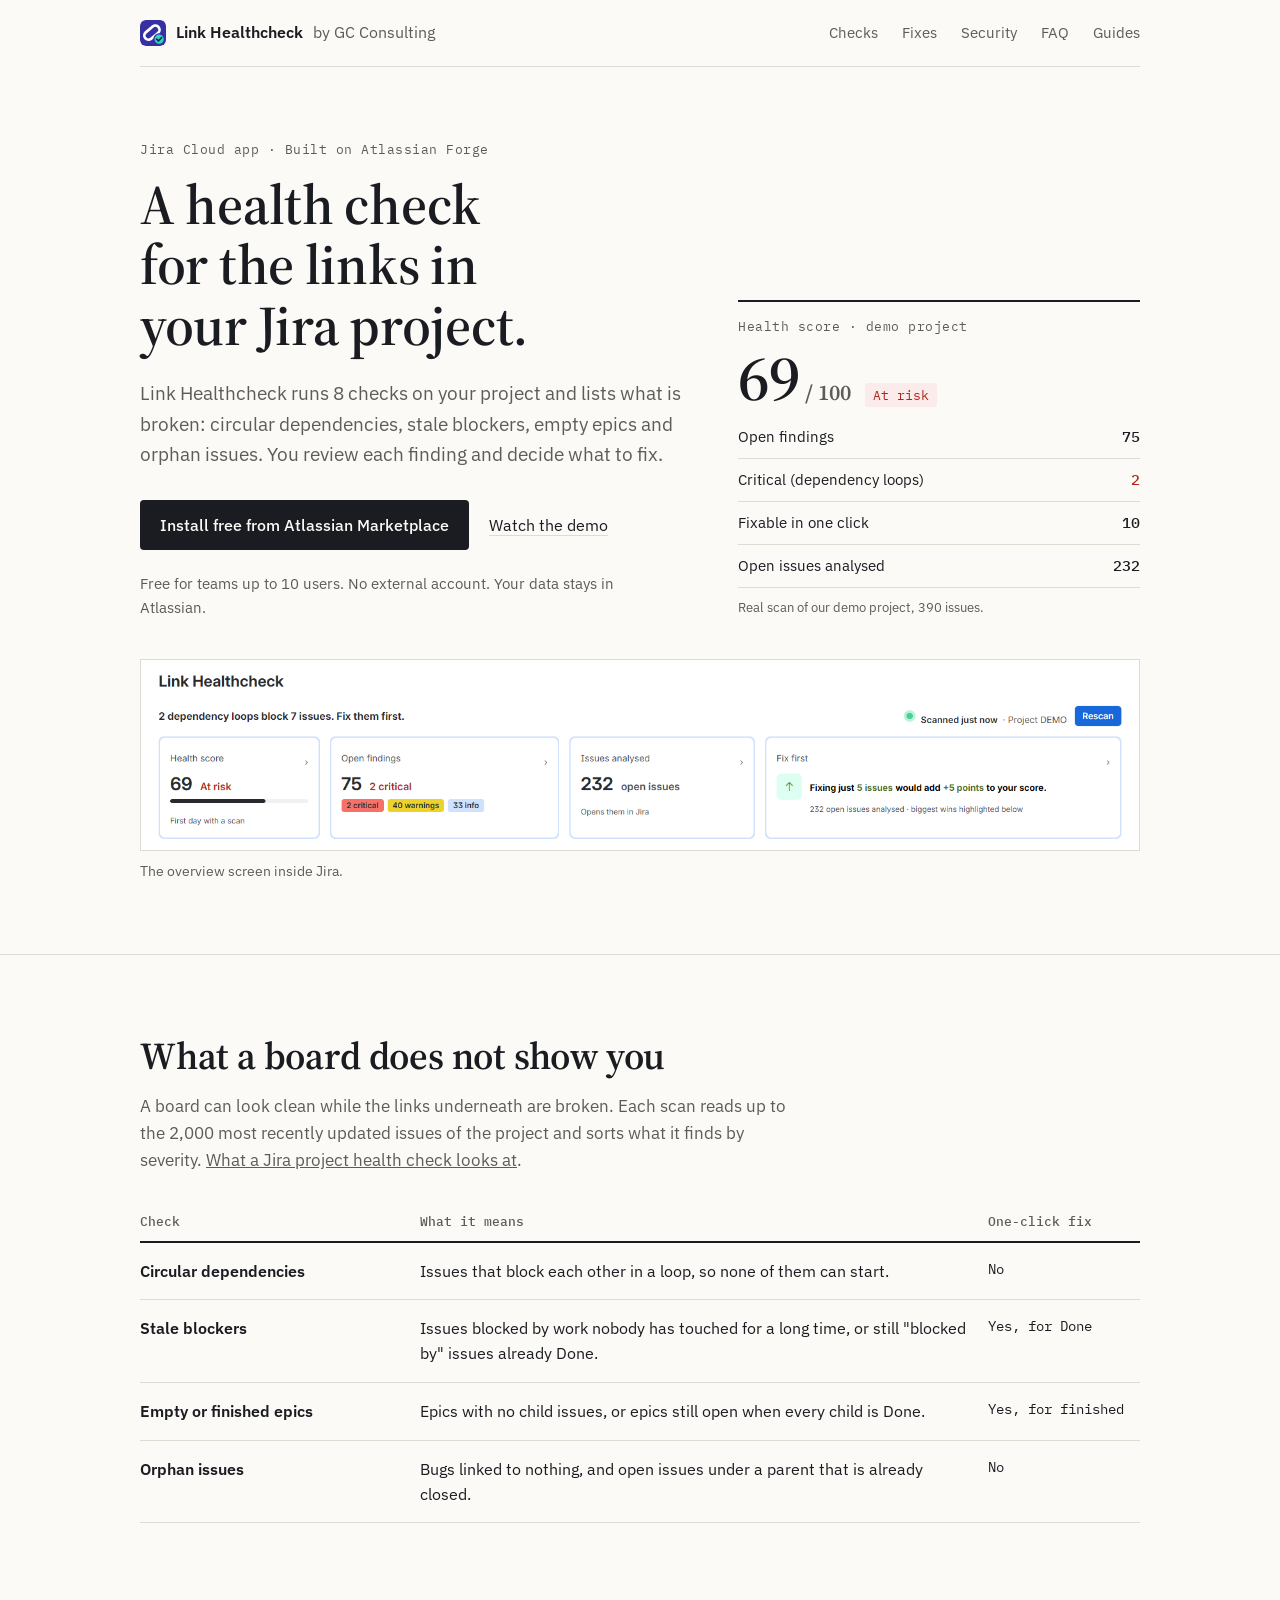
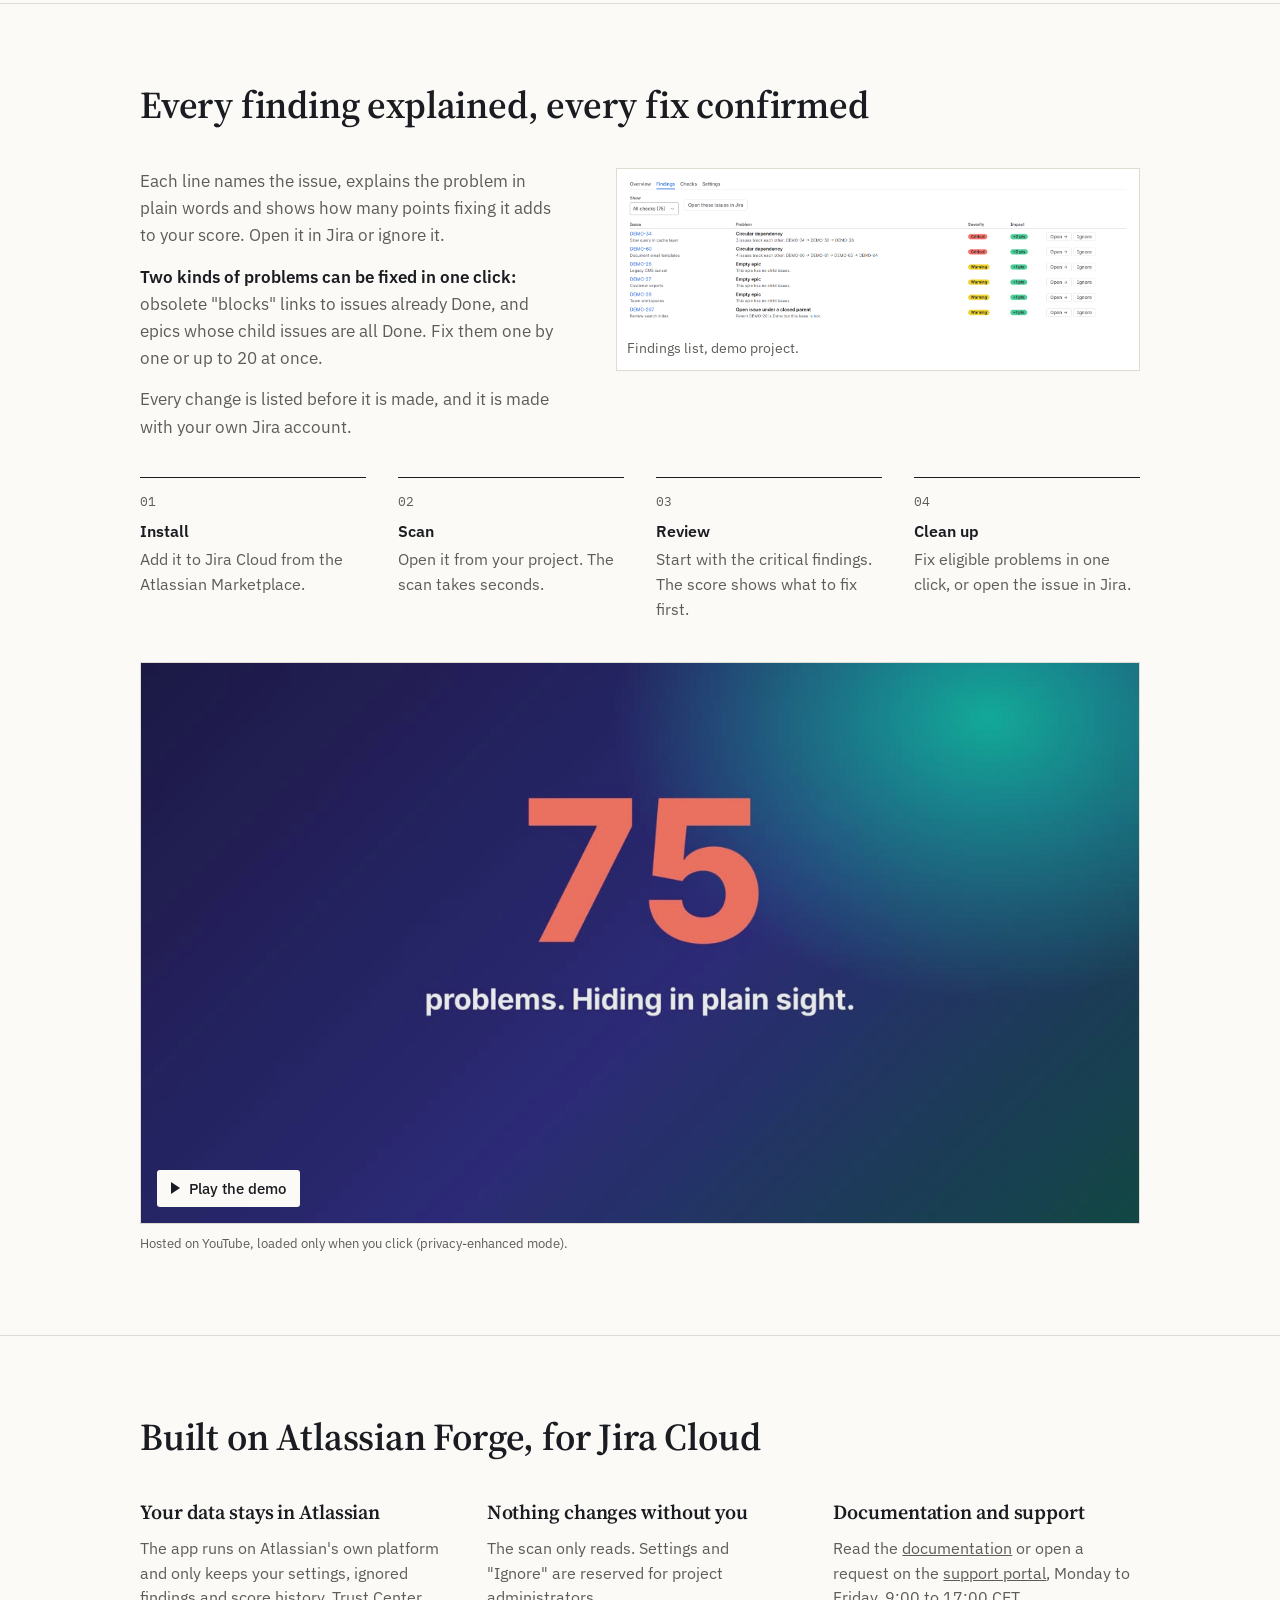
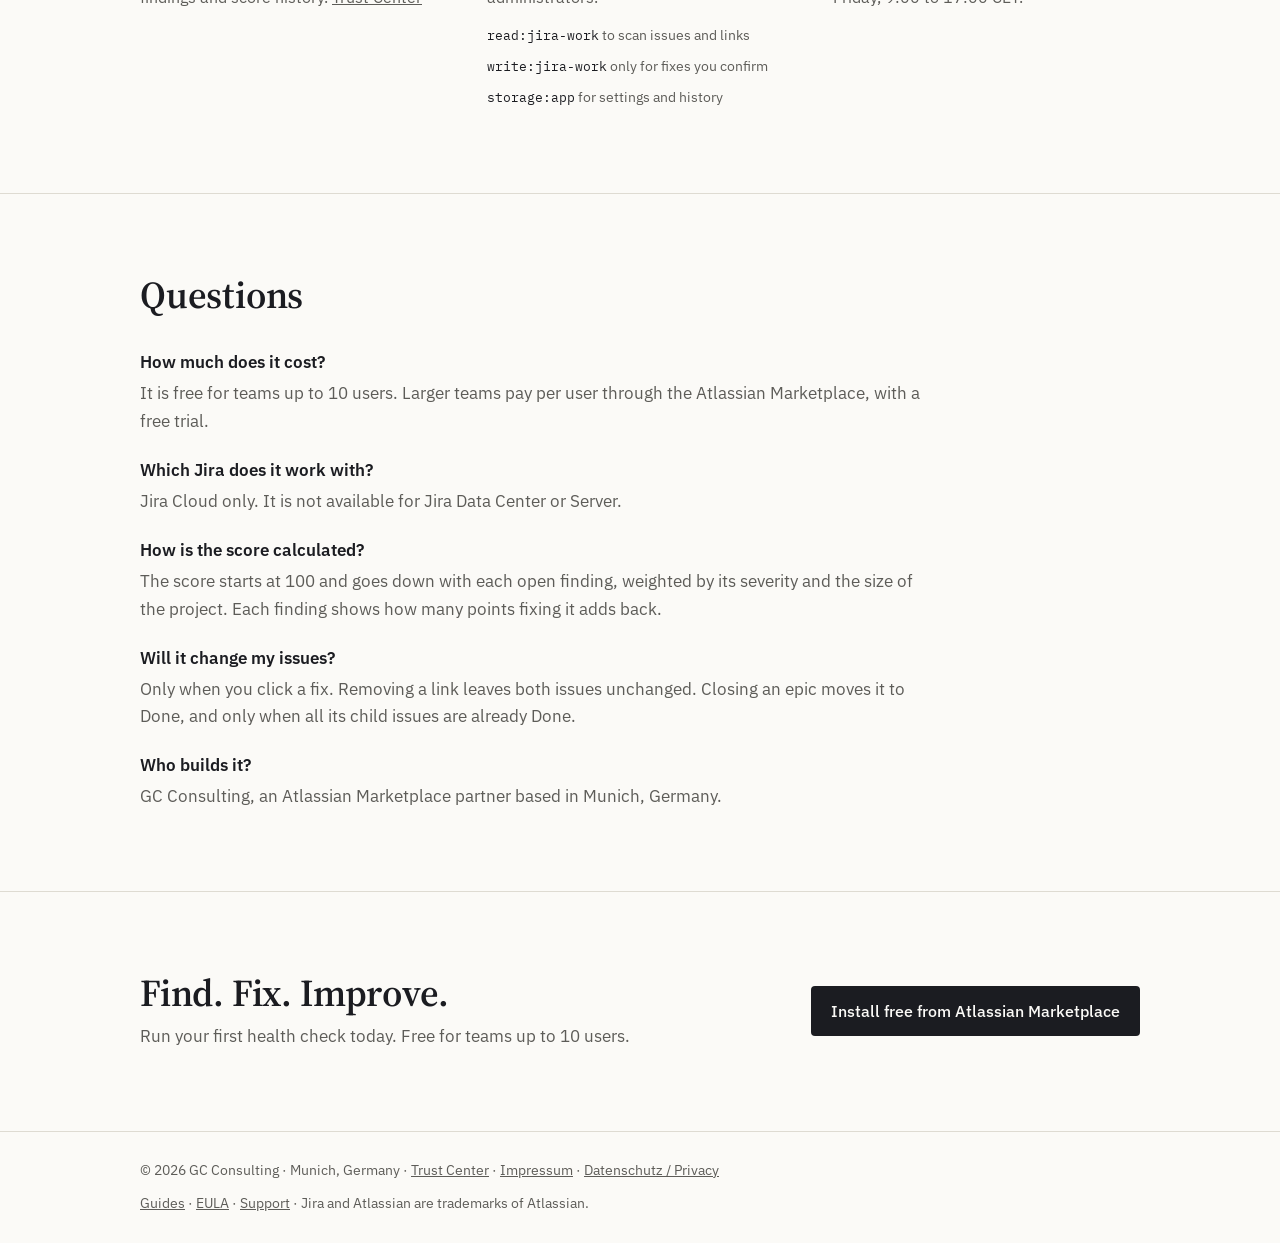
<file: index.html>
<!doctype html>
<html lang="en">
<head>
<meta charset="utf-8">
<meta name="color-scheme" content="light">
<meta name="viewport" content="width=device-width,initial-scale=1,viewport-fit=cover">
<title>Link Healthcheck for Jira</title>
<meta name="description" content="Jira project health check and dependency checker. Find circular dependencies, stale blockers, empty epics and orphan issues, then clean up your Jira project in one click.">
<link rel="canonical" href="https://linkhealthcheck.com/">
<meta property="og:title" content="Link Healthcheck – Jira project health check">
<meta property="og:description" content="Find circular dependencies, stale blockers, empty epics and orphan issues in Jira, then clean up in one click. Free for teams up to 10 users.">
<meta property="og:url" content="https://linkhealthcheck.com/">
<meta property="og:image" content="https://linkhealthcheck.com/img/overview.png">
<link rel="icon" href="img/logo.svg" type="image/svg+xml">
<link rel="stylesheet" href="fonts.css">
<style>
/* Paper, ink, one alert colour. No gradients, no cards inside cards. */
:root{
  --paper:#fbfaf7; --ink:#1b1c21; --muted:#5d5c58; --line:#dedbd2; --soft:#f2f0ea; --alert:#b3261e; --alert-bg:#fbeceb;
  --serif:"Source Serif 4",Georgia,"Times New Roman",serif; --sans:"IBM Plex Sans",ui-sans-serif,system-ui,sans-serif; --mono:"IBM Plex Mono",ui-monospace,Menlo,monospace;
}
*{box-sizing:border-box}
body{margin:0;background:var(--paper);color:var(--ink);font-family:var(--sans);font-size:17px;line-height:1.6}
.in{max-width:1040px;margin:0 auto;padding-left:max(20px,env(safe-area-inset-left,0px));padding-right:max(20px,env(safe-area-inset-right,0px))}
h1,h2,h3{font-family:var(--serif);font-weight:600;margin:0;text-wrap:balance;letter-spacing:-.005em}
a{color:inherit}
p{margin:0}
.label{font-family:var(--mono);font-size:12.5px;letter-spacing:.04em;color:var(--muted)}
/* nav */
nav{display:flex;justify-content:space-between;align-items:center;gap:16px;padding-block:20px;border-bottom:1px solid var(--line)}
.brand{display:flex;align-items:center;gap:10px;text-decoration:none;font-weight:600;font-size:16px}
.brand img{width:26px;height:26px;border-radius:6px}
.brand span{color:var(--muted);font-weight:400}
nav .links{display:flex;gap:24px;font-size:15px;color:var(--muted)}
nav .links a{text-decoration:none}
nav .links a:hover{color:var(--ink)}
/* hero */
.hero{padding-block:72px 40px;display:grid;grid-template-columns:minmax(0,1.35fr) minmax(0,1fr);gap:56px;align-items:end}
.hero h1{font-size:clamp(36px,5vw,56px);line-height:1.08;margin-top:16px}
.hero .lead{font-size:19px;color:var(--muted);margin-top:22px;max-width:34em}
.cta{display:flex;flex-wrap:wrap;gap:20px;align-items:center;margin-top:30px}
.btn{display:inline-block;background:var(--ink);color:var(--paper);text-decoration:none;font-weight:500;font-size:15.5px;padding:13px 20px;border-radius:4px}
.btn:focus-visible,.textlink:focus-visible{outline:2px solid var(--ink);outline-offset:3px}
.textlink{font-size:15.5px;text-decoration:underline;text-underline-offset:4px;text-decoration-color:var(--line)}
.facts{margin-top:22px;font-size:14.5px;color:var(--muted)}
/* score, as a report extract rather than a glowing card */
.score{border-top:2px solid var(--ink);padding-top:14px}
.score .row{display:flex;justify-content:space-between;align-items:baseline;gap:12px;padding-block:9px;border-bottom:1px solid var(--line);font-size:15px}
.score .row b{font-family:var(--mono);font-weight:500;font-variant-numeric:tabular-nums}
.score .big{font-family:var(--serif);font-size:64px;line-height:1;font-weight:600}
.score .big small{font-size:22px;color:var(--muted)}
.flag{font-family:var(--mono);font-size:12.5px;color:var(--alert);background:var(--alert-bg);padding:2px 8px;border-radius:3px}
.score .src{font-size:13px;color:var(--muted);margin-top:10px}
/* screenshot */
.shot{margin:0;border:1px solid var(--line);background:#fff;padding:8px}
.shot img{display:block;width:100%;height:auto}
figcaption{font-size:13.5px;color:var(--muted);margin-top:10px}
/* sections */
section{padding-block:80px;border-top:1px solid var(--line)}
h2{font-size:clamp(28px,3.4vw,38px);line-height:1.15;max-width:22em}
.intro{color:var(--muted);margin-top:14px;max-width:38em}
/* checks table */
.checks{width:100%;border-collapse:collapse;margin-top:36px;font-size:15.5px}
.checks th{font-family:var(--mono);font-weight:500;font-size:12.5px;color:var(--muted);text-align:left;padding:0 16px 10px 0;border-bottom:2px solid var(--ink)}
.checks td{padding:16px 16px 16px 0;border-bottom:1px solid var(--line);vertical-align:top}
.checks td:first-child{font-weight:600;width:28%}
.checks td:last-child{font-family:var(--mono);font-size:13.5px;white-space:nowrap;width:1%}
.tablewrap{overflow-x:auto}
/* two columns */
.split{display:grid;grid-template-columns:minmax(0,1fr) minmax(0,1.25fr);gap:56px;align-items:start;margin-top:40px}
.split p+p{margin-top:14px}
.split .body{color:var(--muted)}
.split .body b{color:var(--ink);font-weight:600}
/* steps */
ol.steps{margin:36px 0 0;padding:0;list-style:none;display:grid;grid-template-columns:repeat(4,minmax(0,1fr));gap:32px;counter-reset:s}
ol.steps li{counter-increment:s;border-top:1px solid var(--ink);padding-top:14px;font-size:15.5px;color:var(--muted)}
ol.steps li::before{content:"0" counter(s);font-family:var(--mono);font-size:13px;color:var(--muted);display:block;margin-bottom:6px}
ol.steps b{display:block;color:var(--ink);font-weight:600;margin-bottom:4px}
/* video */
.video{margin-top:40px;position:relative;display:block;width:100%;padding:0;border:1px solid var(--line);background:#000;cursor:pointer;aspect-ratio:16/9}
.video img{width:100%;height:100%;object-fit:cover;display:block;opacity:.92}
.video .tag{position:absolute;left:16px;bottom:16px;background:var(--paper);color:var(--ink);font-family:var(--sans);font-size:14.5px;font-weight:500;padding:9px 14px;border-radius:3px}
.video .tag::before{content:"";display:inline-block;margin-right:9px;border-left:9px solid currentColor;border-top:6px solid transparent;border-bottom:6px solid transparent}
.note{font-size:13px;color:var(--muted);margin-top:10px}
/* trust */
.cols{display:grid;grid-template-columns:repeat(3,minmax(0,1fr));gap:40px;margin-top:36px}
.cols h3{font-size:20px}
.cols p{color:var(--muted);margin-top:8px;font-size:15.5px}
.cols ul{margin:10px 0 0;padding:0;list-style:none;font-size:14px;color:var(--muted)}
.cols li{padding-block:4px}
code{font-family:var(--mono);font-size:13px;color:var(--ink)}
/* faq */
dl{margin:32px 0 0;max-width:46em}
dt{font-weight:600;margin-top:22px}
dd{margin:4px 0 0;color:var(--muted)}
/* closing */
.closing{display:flex;flex-wrap:wrap;justify-content:space-between;align-items:center;gap:24px}
.closing p{color:var(--muted);margin-top:8px}
footer{border-top:1px solid var(--line);padding-block:28px;font-size:13.5px;color:var(--muted)}
footer .in{display:flex;flex-wrap:wrap;justify-content:space-between;gap:12px}
footer a{color:var(--muted)}
@media (max-width:860px){.hero,.split,.cols{grid-template-columns:1fr;gap:36px}ol.steps{grid-template-columns:repeat(2,minmax(0,1fr))}nav .links{display:none}section{padding-block:56px}.hero{padding-block:44px 32px}}
@media (max-width:520px){ol.steps{grid-template-columns:1fr}.checks td:first-child{width:auto}}
</style>
</head>
<body>
<div class="in">
  <nav>
    <a class="brand" href="#top"><img src="img/logo.svg" alt="">Link Healthcheck <span>by GC Consulting</span></a>
    <div class="links"><a href="#checks">Checks</a><a href="#fix">Fixes</a><a href="#trust">Security</a><a href="#faq">FAQ</a><a href="guides.html">Guides</a>
  </nav>

  <header class="hero" id="top">
    <div>
      <div class="label">Jira Cloud app · Built on Atlassian Forge</div>
      <h1>A health check for the links in your Jira project.</h1>
      <p class="lead">Link Healthcheck runs 8 checks on your project and lists what is broken: circular dependencies, stale blockers, empty epics and orphan issues. You review each finding and decide what to fix.</p>
      <div class="cta">
        <a class="btn" href="https://marketplace.atlassian.com/apps/2175195773/link-healthcheck">Install free from Atlassian Marketplace</a>
        <a class="textlink" href="#demo">Watch the demo</a>
      </div>
      <p class="facts">Free for teams up to 10 users. No external account. Your data stays in Atlassian.</p>
    </div>
    <div class="score" aria-label="Health score of our demo project">
      <div class="label">Health score · demo project</div>
      <div style="display:flex;align-items:baseline;gap:14px;margin:10px 0 6px"><span class="big">69<small> / 100</small></span><span class="flag">At risk</span></div>
      <div class="row"><span>Open findings</span><b>75</b></div>
      <div class="row"><span>Critical (dependency loops)</span><b style="color:var(--alert)">2</b></div>
      <div class="row"><span>Fixable in one click</span><b>10</b></div>
      <div class="row"><span>Open issues analysed</span><b>232</b></div>
      <p class="src">Real scan of our demo project, 390 issues.</p>
    </div>
  </header>

  <figure class="shot"><img src="img/overview.png" alt="Link Healthcheck overview: health score 69 At risk, 75 open findings including 2 critical, 232 open issues analysed"></figure>
  <figcaption>The overview screen inside Jira.</figcaption>
</div>

<section id="checks" style="margin-top:72px">
  <div class="in">
    <h2>What a board does not show you</h2>
    <p class="intro">A board can look clean while the links underneath are broken. Each scan reads up to the 2,000 most recently updated issues of the project and sorts what it finds by severity. <a href="jira-project-health-check.html">What a Jira project health check looks at</a>.</p>
    <div class="tablewrap">
    <table class="checks">
      <thead><tr><th>Check</th><th>What it means</th><th>One-click fix</th></tr></thead>
      <tbody>
        <tr><td>Circular dependencies</td><td>Issues that block each other in a loop, so none of them can start.</td><td>No</td></tr>
        <tr><td>Stale blockers</td><td>Issues blocked by work nobody has touched for a long time, or still "blocked by" issues already Done.</td><td>Yes, for Done</td></tr>
        <tr><td>Empty or finished epics</td><td>Epics with no child issues, or epics still open when every child is Done.</td><td>Yes, for finished</td></tr>
        <tr><td>Orphan issues</td><td>Bugs linked to nothing, and open issues under a parent that is already closed.</td><td>No</td></tr>
      </tbody>
    </table>
    </div>
  </div>
</section>

<section id="fix">
  <div class="in">
    <h2>Every finding explained, every fix confirmed</h2>
    <div class="split">
      <div class="body">
        <p>Each line names the issue, explains the problem in plain words and shows how many points fixing it adds to your score. Open it in Jira or ignore it.</p>
        <p><b>Two kinds of problems can be fixed in one click:</b> obsolete "blocks" links to issues already Done, and epics whose child issues are all Done. Fix them one by one or up to 20 at once.</p>
        <p>Every change is listed before it is made, and it is made with your own Jira account.</p>
      </div>
      <figure class="shot" style="margin:0"><img src="img/findings.png" alt="Findings list: two circular dependencies marked Critical, empty epics marked Warning"><figcaption style="padding:6px 2px 2px">Findings list, demo project.</figcaption></figure>
    </div>
    <ol class="steps" aria-label="How it works">
      <li><b>Install</b>Add it to Jira Cloud from the Atlassian Marketplace.</li>
      <li><b>Scan</b>Open it from your project. The scan takes seconds.</li>
      <li><b>Review</b>Start with the critical findings. The score shows what to fix first.</li>
      <li><b>Clean up</b>Fix eligible problems in one click, or open the issue in Jira.</li>
    </ol>
    <button class="video" id="demo" type="button" aria-label="Play the demo video" data-yt="Sg4luxjHlpg">
      <img src="img/video-poster.jpg" alt="Demo video poster">
      <span class="tag">Play the demo</span>
    </button>
    <p class="note">Hosted on YouTube, loaded only when you click (privacy-enhanced mode).</p>
  </div>
</section>

<section id="trust">
  <div class="in">
    <h2>Built on Atlassian Forge, for Jira Cloud</h2>
    <div class="cols">
      <div><h3>Your data stays in Atlassian</h3><p>The app runs on Atlassian's own platform and only keeps your settings, ignored findings and score history. <a href="trust.html">Trust Center</a></p></div>
      <div><h3>Nothing changes without you</h3><p>The scan only reads. Settings and "Ignore" are reserved for project administrators.</p>
        <ul><li><code>read:jira-work</code> to scan issues and links</li><li><code>write:jira-work</code> only for fixes you confirm</li><li><code>storage:app</code> for settings and history</li></ul></div>
      <div><h3>Documentation and support</h3><p>Read the <a href="https://energetic-marlin-708.notion.site/Link-Healthcheck-Documentation-4048e6b0ff0d8026a5d1ea9552dfeb42">documentation</a> or open a request on the <a href="https://geraldcorne0.atlassian.net/servicedesk/customer/portal/1">support portal</a>, Monday to Friday, 9:00 to 17:00 CET.</p></div>
    </div>
  </div>
</section>

<section id="faq">
  <div class="in">
    <h2>Questions</h2>
    <dl>
      <dt>How much does it cost?</dt><dd>It is free for teams up to 10 users. Larger teams pay per user through the Atlassian Marketplace, with a free trial.</dd>
      <dt>Which Jira does it work with?</dt><dd>Jira Cloud only. It is not available for Jira Data Center or Server.</dd>
      <dt>How is the score calculated?</dt><dd>The score starts at 100 and goes down with each open finding, weighted by its severity and the size of the project. Each finding shows how many points fixing it adds back.</dd>
      <dt>Will it change my issues?</dt><dd>Only when you click a fix. Removing a link leaves both issues unchanged. Closing an epic moves it to Done, and only when all its child issues are already Done.</dd>
      <dt>Who builds it?</dt><dd>GC Consulting, an Atlassian Marketplace partner based in Munich, Germany.</dd>
    </dl>
  </div>
</section>

<section>
  <div class="in closing">
    <div><h2>Find. Fix. Improve.</h2><p>Run your first health check today. Free for teams up to 10 users.</p></div>
    <a class="btn" href="https://marketplace.atlassian.com/apps/2175195773/link-healthcheck">Install free from Atlassian Marketplace</a>
  </div>
</section>

<footer>
  <div class="in">
    <span>© 2026 GC Consulting · Munich, Germany · <a href="trust.html">Trust Center</a> · <a href="impressum.html">Impressum</a> · <a href="privacy.html">Datenschutz / Privacy</a></span>
    <span><a href="guides.html">Guides</a> · <a href="https://energetic-marlin-708.notion.site/Link-Healthcheck-End-User-License-Agreement-4048e6b0ff0d8063a766cf9bb703ebbd">EULA</a> · <a href="https://geraldcorne0.atlassian.net/servicedesk/customer/portal/1">Support</a> · Jira and Atlassian are trademarks of Atlassian.</span>
  </div>
</footer>
<script>
document.querySelectorAll('.video').forEach(function(b){b.addEventListener('click',function(){var f=document.createElement('iframe');f.src='https://www.youtube-nocookie.com/embed/'+b.dataset.yt+'?autoplay=1&rel=0';f.title='Link Healthcheck demo video';f.style.cssText='width:100%;aspect-ratio:16/9;border:0;margin-top:40px;display:block';f.allow='autoplay; encrypted-media';f.allowFullscreen=true;b.replaceWith(f);});});
</script>
<script data-goatcounter="https://linkhealthcheck.goatcounter.com/count" async src="https://gc.zgo.at/count.js"></script>
</body>
</html>
</file>
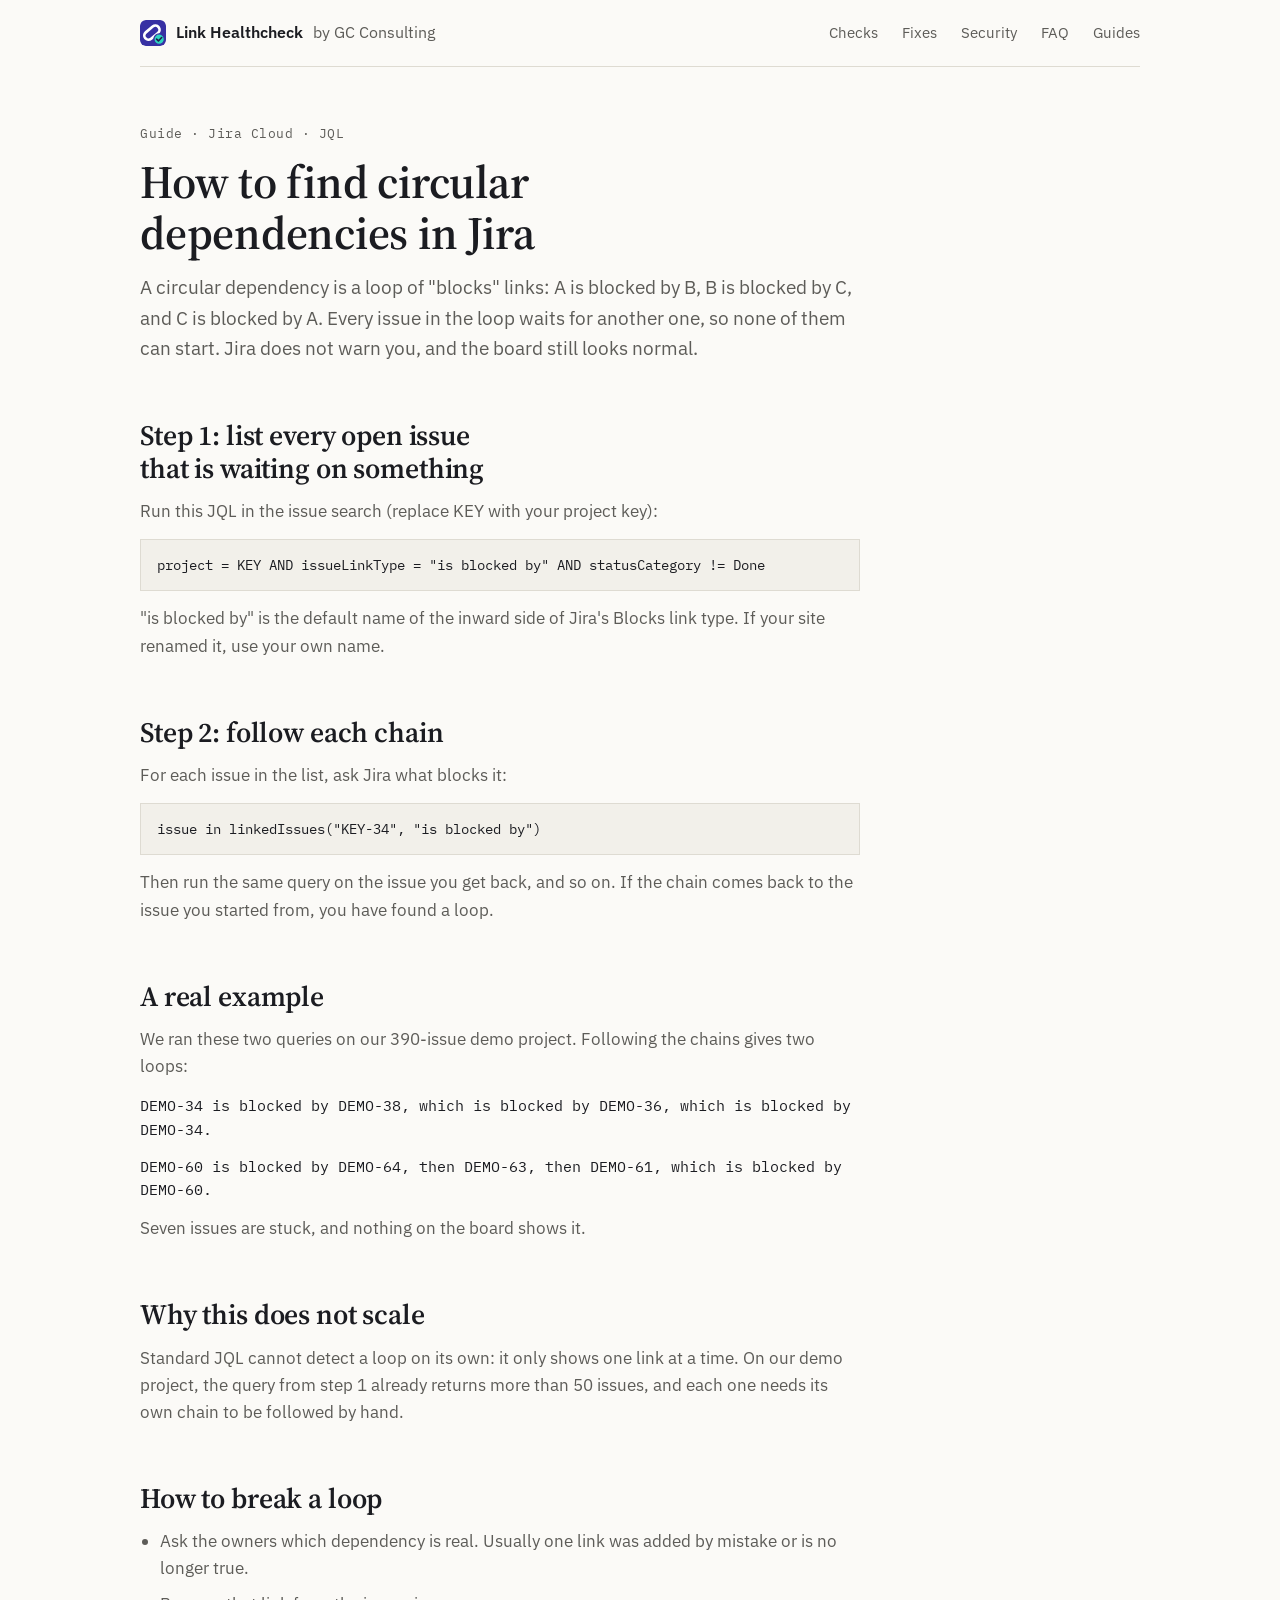
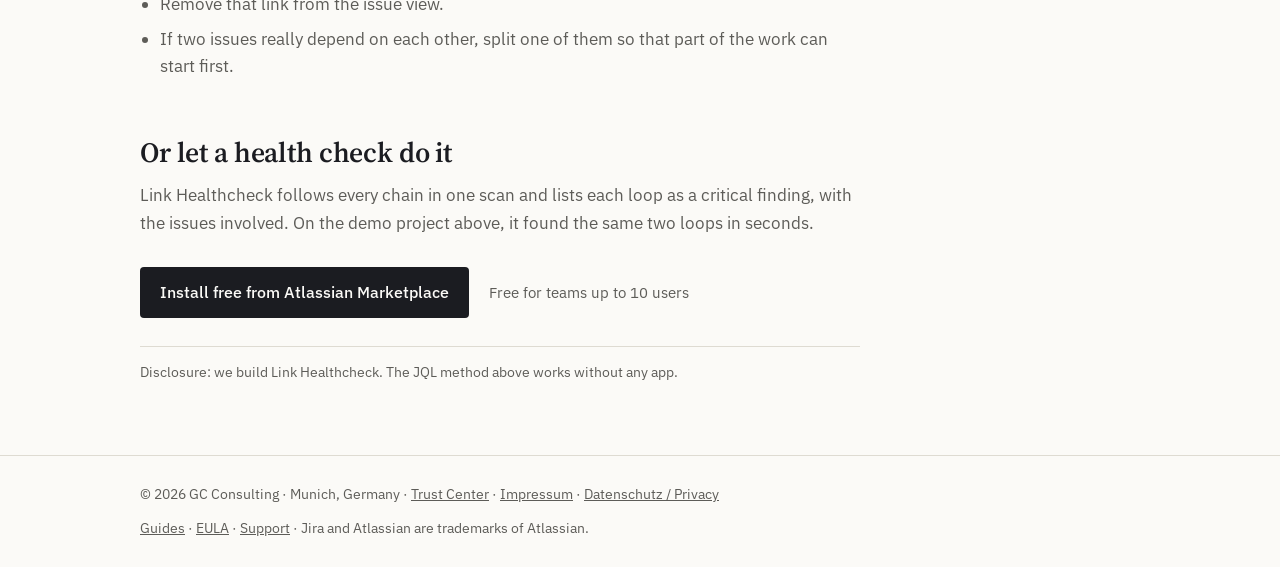
<file: guide-circular-dependencies-jira.html>
<!doctype html>
<html lang="en">
<head>
<meta charset="utf-8">
<meta name="color-scheme" content="light">
<meta name="viewport" content="width=device-width,initial-scale=1,viewport-fit=cover">
<title>How to Find Circular Dependencies in Jira (JQL Guide)</title>
<meta name="description" content="Find circular dependencies in Jira with two JQL queries, a real example and how to break the loop. Free method, no app needed.">
<link rel="canonical" href="https://linkhealthcheck.com/guide-circular-dependencies-jira.html">
<meta property="og:title" content="How to Find Circular Dependencies in Jira (JQL Guide)">
<meta property="og:description" content="Find circular dependencies in Jira with two JQL queries, a real example and how to break the loop. Free method, no app needed.">
<meta property="og:url" content="https://linkhealthcheck.com/guide-circular-dependencies-jira.html">
<meta property="og:image" content="https://linkhealthcheck.com/img/overview.png">
<link rel="icon" href="img/logo.svg" type="image/svg+xml">
<link rel="stylesheet" href="fonts.css">
<style>
/* Paper, ink, one alert colour. */
:root{
  --paper:#fbfaf7; --ink:#1b1c21; --muted:#5d5c58; --line:#dedbd2; --soft:#f2f0ea; --alert:#b3261e; --alert-bg:#fbeceb;
  --serif:"Source Serif 4",Georgia,"Times New Roman",serif; --sans:"IBM Plex Sans",ui-sans-serif,system-ui,sans-serif; --mono:"IBM Plex Mono",ui-monospace,Menlo,monospace;
}
*{box-sizing:border-box}
body{margin:0;background:var(--paper);color:var(--ink);font-family:var(--sans);font-size:17px;line-height:1.6}
.in{max-width:1040px;margin:0 auto;padding-left:max(20px,env(safe-area-inset-left,0px));padding-right:max(20px,env(safe-area-inset-right,0px))}
h1,h2,h3{font-family:var(--serif);font-weight:600;margin:0;text-wrap:balance;letter-spacing:-.005em}
a{color:inherit}
p{margin:0}
.label{font-family:var(--mono);font-size:12.5px;letter-spacing:.04em;color:var(--muted)}
/* nav */
nav{display:flex;justify-content:space-between;align-items:center;gap:16px;padding-block:20px;border-bottom:1px solid var(--line)}
.brand{display:flex;align-items:center;gap:10px;text-decoration:none;font-weight:600;font-size:16px}
.brand img{width:26px;height:26px;border-radius:6px}
.brand span{color:var(--muted);font-weight:400}
nav .links{display:flex;gap:24px;font-size:15px;color:var(--muted)}
nav .links a{text-decoration:none}
nav .links a:hover{color:var(--ink)}
/* hero */
.hero{padding-block:72px 40px;display:grid;grid-template-columns:minmax(0,1.35fr) minmax(0,1fr);gap:56px;align-items:end}
.hero h1{font-size:clamp(36px,5vw,56px);line-height:1.08;margin-top:16px}
.hero .lead{font-size:19px;color:var(--muted);margin-top:22px;max-width:34em}
.cta{display:flex;flex-wrap:wrap;gap:20px;align-items:center;margin-top:30px}
.btn{display:inline-block;background:var(--ink);color:var(--paper);text-decoration:none;font-weight:500;font-size:15.5px;padding:13px 20px;border-radius:4px}
.btn:focus-visible,.textlink:focus-visible{outline:2px solid var(--ink);outline-offset:3px}
.textlink{font-size:15.5px;text-decoration:underline;text-underline-offset:4px;text-decoration-color:var(--line)}
.facts{margin-top:22px;font-size:14.5px;color:var(--muted)}
/* score, as a report extract rather than a glowing card */
.score{border-top:2px solid var(--ink);padding-top:14px}
.score .row{display:flex;justify-content:space-between;align-items:baseline;gap:12px;padding-block:9px;border-bottom:1px solid var(--line);font-size:15px}
.score .row b{font-family:var(--mono);font-weight:500;font-variant-numeric:tabular-nums}
.score .big{font-family:var(--serif);font-size:64px;line-height:1;font-weight:600}
.score .big small{font-size:22px;color:var(--muted)}
.flag{font-family:var(--mono);font-size:12.5px;color:var(--alert);background:var(--alert-bg);padding:2px 8px;border-radius:3px}
.score .src{font-size:13px;color:var(--muted);margin-top:10px}
/* screenshot */
.shot{margin:0;border:1px solid var(--line);background:#fff;padding:8px}
.shot img{display:block;width:100%;height:auto}
figcaption{font-size:13.5px;color:var(--muted);margin-top:10px}
/* sections */
section{padding-block:80px;border-top:1px solid var(--line)}
h2{font-size:clamp(28px,3.4vw,38px);line-height:1.15;max-width:22em}
.intro{color:var(--muted);margin-top:14px;max-width:38em}
/* checks table */
.checks{width:100%;border-collapse:collapse;margin-top:36px;font-size:15.5px}
.checks th{font-family:var(--mono);font-weight:500;font-size:12.5px;color:var(--muted);text-align:left;padding:0 16px 10px 0;border-bottom:2px solid var(--ink)}
.checks td{padding:16px 16px 16px 0;border-bottom:1px solid var(--line);vertical-align:top}
.checks td:first-child{font-weight:600;width:28%}
.checks td:last-child{font-family:var(--mono);font-size:13.5px;white-space:nowrap;width:1%}
.tablewrap{overflow-x:auto}
/* two columns */
.split{display:grid;grid-template-columns:minmax(0,1fr) minmax(0,1.25fr);gap:56px;align-items:start;margin-top:40px}
.split p+p{margin-top:14px}
.split .body{color:var(--muted)}
.split .body b{color:var(--ink);font-weight:600}
/* steps */
ol.steps{margin:36px 0 0;padding:0;list-style:none;display:grid;grid-template-columns:repeat(4,minmax(0,1fr));gap:32px;counter-reset:s}
ol.steps li{counter-increment:s;border-top:1px solid var(--ink);padding-top:14px;font-size:15.5px;color:var(--muted)}
ol.steps li::before{content:"0" counter(s);font-family:var(--mono);font-size:13px;color:var(--muted);display:block;margin-bottom:6px}
ol.steps b{display:block;color:var(--ink);font-weight:600;margin-bottom:4px}
/* video */
.video{margin-top:40px;position:relative;display:block;width:100%;padding:0;border:1px solid var(--line);background:#000;cursor:pointer;aspect-ratio:16/9}
.video img{width:100%;height:100%;object-fit:cover;display:block;opacity:.92}
.video .tag{position:absolute;left:16px;bottom:16px;background:var(--paper);color:var(--ink);font-family:var(--sans);font-size:14.5px;font-weight:500;padding:9px 14px;border-radius:3px}
.video .tag::before{content:"";display:inline-block;margin-right:9px;border-left:9px solid currentColor;border-top:6px solid transparent;border-bottom:6px solid transparent}
.note{font-size:13px;color:var(--muted);margin-top:10px}
/* trust */
.cols{display:grid;grid-template-columns:repeat(3,minmax(0,1fr));gap:40px;margin-top:36px}
.cols h3{font-size:20px}
.cols p{color:var(--muted);margin-top:8px;font-size:15.5px}
.cols ul{margin:10px 0 0;padding:0;list-style:none;font-size:14px;color:var(--muted)}
.cols li{padding-block:4px}
code{font-family:var(--mono);font-size:13px;color:var(--ink)}
/* faq */
dl{margin:32px 0 0;max-width:46em}
dt{font-weight:600;margin-top:22px}
dd{margin:4px 0 0;color:var(--muted)}
/* closing */
.closing{display:flex;flex-wrap:wrap;justify-content:space-between;align-items:center;gap:24px}
.closing p{color:var(--muted);margin-top:8px}
footer{border-top:1px solid var(--line);padding-block:28px;font-size:13.5px;color:var(--muted)}
footer .in{display:flex;flex-wrap:wrap;justify-content:space-between;gap:12px}
footer a{color:var(--muted)}
@media (max-width:860px){.hero,.split,.cols{grid-template-columns:1fr;gap:36px}ol.steps{grid-template-columns:repeat(2,minmax(0,1fr))}nav .links{display:none}section{padding-block:56px}.hero{padding-block:44px 32px}}
@media (max-width:520px){ol.steps{grid-template-columns:1fr}.checks td:first-child{width:auto}}

article{max-width:720px}
article h2{font-size:28px;margin-top:56px}
article p,article li{color:var(--muted)}
article p{margin-top:14px}
article ul{padding-left:20px;margin-top:14px}article li{margin:8px 0}
article li b,article p b{color:var(--ink);font-weight:600}
.lead{font-size:19px}
.inline{margin-top:28px}
pre{font-family:"IBM Plex Mono",monospace;font-size:14px;background:var(--soft);border:1px solid var(--line);padding:14px 16px;overflow-x:auto;margin-top:14px;color:var(--ink)}
.chain{font-family:"IBM Plex Mono",monospace;font-size:14.5px;color:var(--ink)}
.disc{font-size:14px;color:var(--muted);border-top:1px solid var(--line);margin-top:28px;padding-top:14px}
</style>
</head>
<body>
<div class="in">
  <nav>
    <a class="brand" href="./"><img src="img/logo.svg" alt="">Link Healthcheck <span>by GC Consulting</span></a>
    <div class="links"><a href="./#checks">Checks</a><a href="./#fix">Fixes</a><a href="./#trust">Security</a><a href="./#faq">FAQ</a><a href="guides.html">Guides</a>
  </nav>
  <article>
    <div class="label" style="margin-top:56px">Guide · Jira Cloud · JQL</div>
    <h1 style="font-size:clamp(32px,4.6vw,46px);line-height:1.1;margin-top:14px">How to find circular dependencies in Jira</h1>
    <p class="lead">A circular dependency is a loop of "blocks" links: A is blocked by B, B is blocked by C, and C is blocked by A. Every issue in the loop waits for another one, so none of them can start. Jira does not warn you, and the board still looks normal.</p>

    <h2>Step 1: list every open issue that is waiting on something</h2>
    <p>Run this JQL in the issue search (replace KEY with your project key):</p>
    <pre>project = KEY AND issueLinkType = "is blocked by" AND statusCategory != Done</pre>
    <p>"is blocked by" is the default name of the inward side of Jira's Blocks link type. If your site renamed it, use your own name.</p>

    <h2>Step 2: follow each chain</h2>
    <p>For each issue in the list, ask Jira what blocks it:</p>
    <pre>issue in linkedIssues("KEY-34", "is blocked by")</pre>
    <p>Then run the same query on the issue you get back, and so on. If the chain comes back to the issue you started from, you have found a loop.</p>

    <h2>A real example</h2>
    <p>We ran these two queries on our 390-issue demo project. Following the chains gives two loops:</p>
    <p class="chain">DEMO-34 is blocked by DEMO-38, which is blocked by DEMO-36, which is blocked by DEMO-34.</p>
    <p class="chain">DEMO-60 is blocked by DEMO-64, then DEMO-63, then DEMO-61, which is blocked by DEMO-60.</p>
    <p>Seven issues are stuck, and nothing on the board shows it.</p>

    <h2>Why this does not scale</h2>
    <p>Standard JQL cannot detect a loop on its own: it only shows one link at a time. On our demo project, the query from step 1 already returns more than 50 issues, and each one needs its own chain to be followed by hand.</p>

    <h2>How to break a loop</h2>
    <ul>
      <li>Ask the owners which dependency is real. Usually one link was added by mistake or is no longer true.</li>
      <li>Remove that link from the issue view.</li>
      <li>If two issues really depend on each other, split one of them so that part of the work can start first.</li>
    </ul>

    <h2>Or let a health check do it</h2>
    <p>Link Healthcheck follows every chain in one scan and lists each loop as a critical finding, with the issues involved. On the demo project above, it found the same two loops in seconds.</p>
    <div class="cta"><a class="btn" href="https://marketplace.atlassian.com/apps/2175195773/link-healthcheck">Install free from Atlassian Marketplace</a><span class="facts" style="margin:0">Free for teams up to 10 users</span></div>
    <p class="disc">Disclosure: we build Link Healthcheck. The JQL method above works without any app.</p>
  </article>
</div>
<div style="height:72px"></div>
<footer>
  <div class="in">
    <span>© 2026 GC Consulting · Munich, Germany · <a href="trust.html">Trust Center</a> · <a href="impressum.html">Impressum</a> · <a href="privacy.html">Datenschutz / Privacy</a></span>
    <span><a href="guides.html">Guides</a> · <a href="https://energetic-marlin-708.notion.site/Link-Healthcheck-End-User-License-Agreement-4048e6b0ff0d8063a766cf9bb703ebbd">EULA</a> · <a href="https://geraldcorne0.atlassian.net/servicedesk/customer/portal/1">Support</a> · Jira and Atlassian are trademarks of Atlassian.</span>
  </div>
</footer>
<script data-goatcounter="https://linkhealthcheck.goatcounter.com/count" async src="https://gc.zgo.at/count.js"></script>
</body>
</html>
</file>
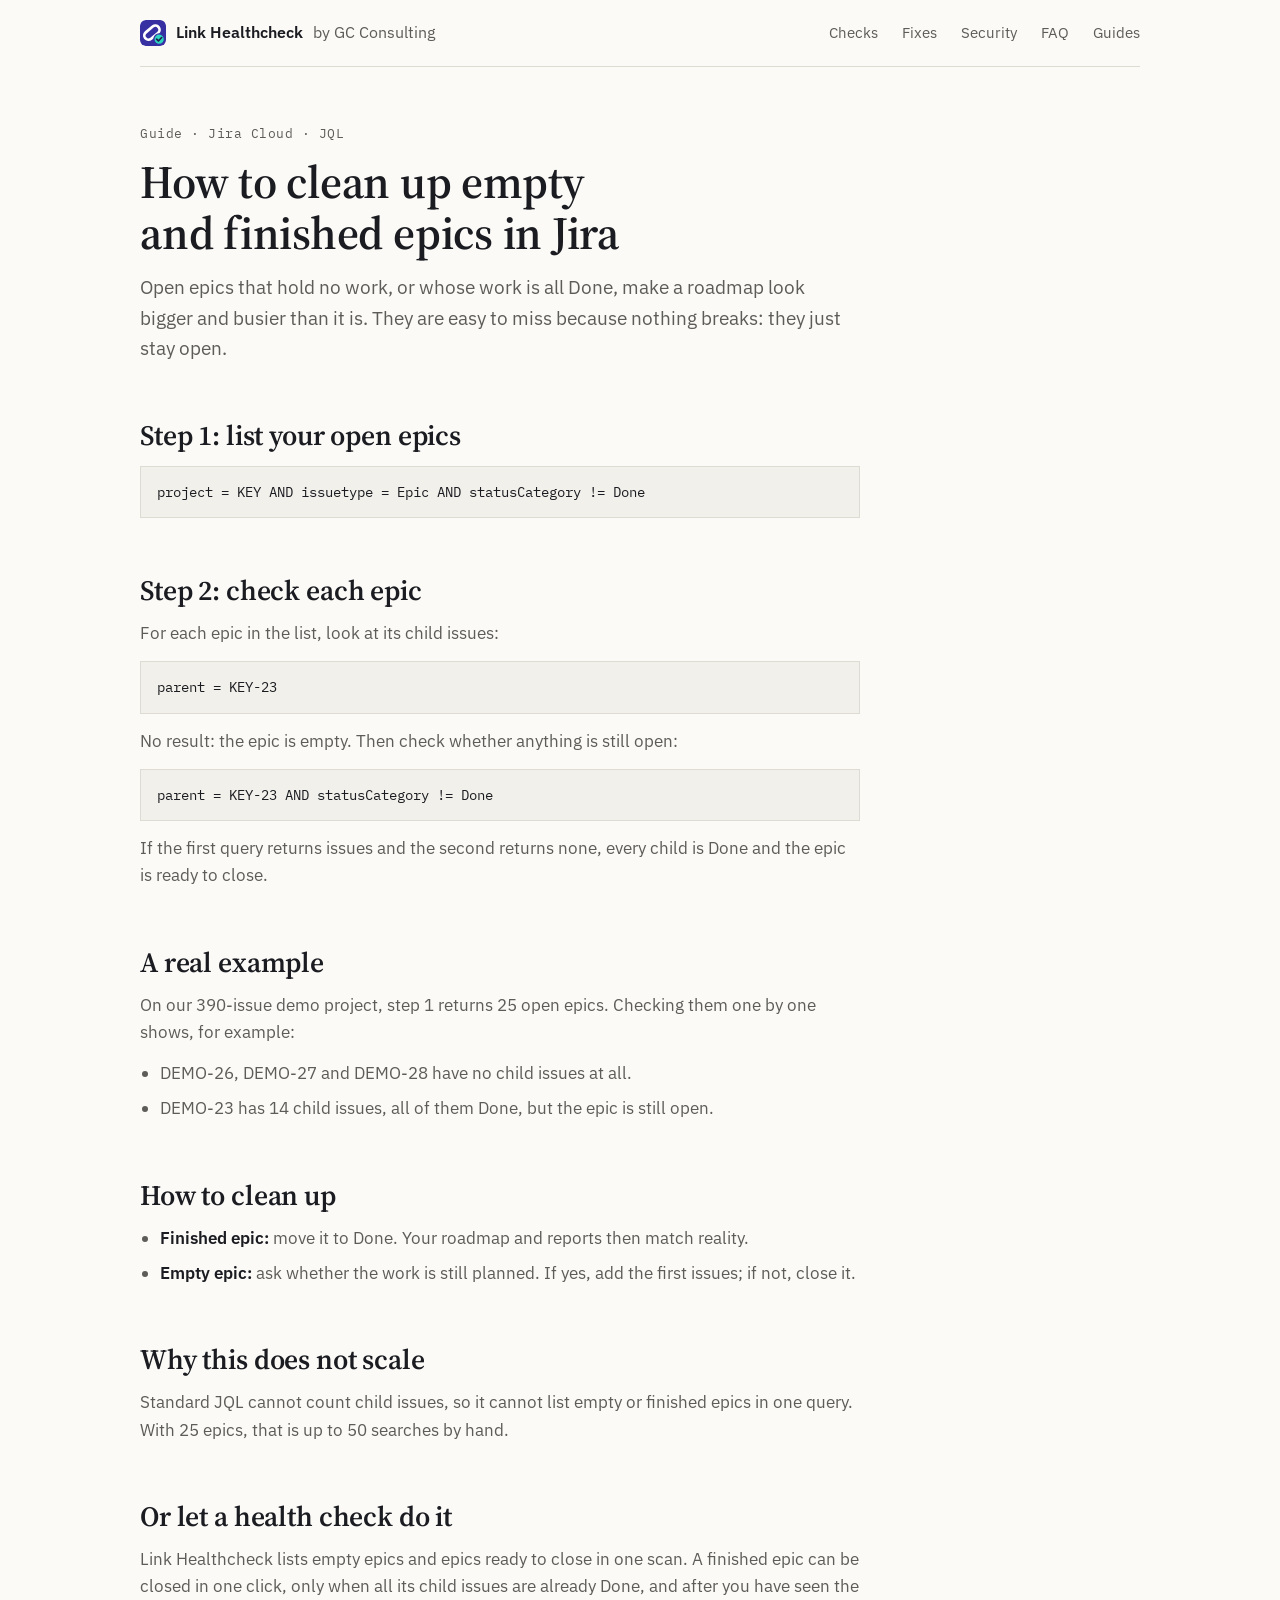
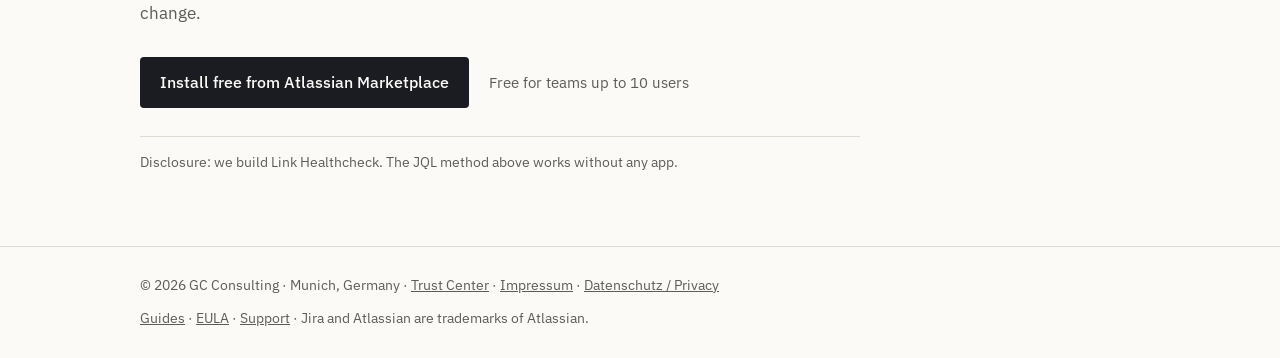
<file: guide-empty-epics-jira.html>
<!doctype html>
<html lang="en">
<head>
<meta charset="utf-8">
<meta name="color-scheme" content="light">
<meta name="viewport" content="width=device-width,initial-scale=1,viewport-fit=cover">
<title>How to Clean Up Empty and Finished Epics in Jira</title>
<meta name="description" content="Find empty epics and epics whose work is all Done with JQL, with a real example and how to clean them up.">
<link rel="canonical" href="https://linkhealthcheck.com/guide-empty-epics-jira.html">
<meta property="og:title" content="How to Clean Up Empty and Finished Epics in Jira">
<meta property="og:description" content="Find empty epics and epics whose work is all Done with JQL, with a real example and how to clean them up.">
<meta property="og:url" content="https://linkhealthcheck.com/guide-empty-epics-jira.html">
<meta property="og:image" content="https://linkhealthcheck.com/img/overview.png">
<link rel="icon" href="img/logo.svg" type="image/svg+xml">
<link rel="stylesheet" href="fonts.css">
<style>
/* Paper, ink, one alert colour. */
:root{
  --paper:#fbfaf7; --ink:#1b1c21; --muted:#5d5c58; --line:#dedbd2; --soft:#f2f0ea; --alert:#b3261e; --alert-bg:#fbeceb;
  --serif:"Source Serif 4",Georgia,"Times New Roman",serif; --sans:"IBM Plex Sans",ui-sans-serif,system-ui,sans-serif; --mono:"IBM Plex Mono",ui-monospace,Menlo,monospace;
}
*{box-sizing:border-box}
body{margin:0;background:var(--paper);color:var(--ink);font-family:var(--sans);font-size:17px;line-height:1.6}
.in{max-width:1040px;margin:0 auto;padding-left:max(20px,env(safe-area-inset-left,0px));padding-right:max(20px,env(safe-area-inset-right,0px))}
h1,h2,h3{font-family:var(--serif);font-weight:600;margin:0;text-wrap:balance;letter-spacing:-.005em}
a{color:inherit}
p{margin:0}
.label{font-family:var(--mono);font-size:12.5px;letter-spacing:.04em;color:var(--muted)}
/* nav */
nav{display:flex;justify-content:space-between;align-items:center;gap:16px;padding-block:20px;border-bottom:1px solid var(--line)}
.brand{display:flex;align-items:center;gap:10px;text-decoration:none;font-weight:600;font-size:16px}
.brand img{width:26px;height:26px;border-radius:6px}
.brand span{color:var(--muted);font-weight:400}
nav .links{display:flex;gap:24px;font-size:15px;color:var(--muted)}
nav .links a{text-decoration:none}
nav .links a:hover{color:var(--ink)}
/* hero */
.hero{padding-block:72px 40px;display:grid;grid-template-columns:minmax(0,1.35fr) minmax(0,1fr);gap:56px;align-items:end}
.hero h1{font-size:clamp(36px,5vw,56px);line-height:1.08;margin-top:16px}
.hero .lead{font-size:19px;color:var(--muted);margin-top:22px;max-width:34em}
.cta{display:flex;flex-wrap:wrap;gap:20px;align-items:center;margin-top:30px}
.btn{display:inline-block;background:var(--ink);color:var(--paper);text-decoration:none;font-weight:500;font-size:15.5px;padding:13px 20px;border-radius:4px}
.btn:focus-visible,.textlink:focus-visible{outline:2px solid var(--ink);outline-offset:3px}
.textlink{font-size:15.5px;text-decoration:underline;text-underline-offset:4px;text-decoration-color:var(--line)}
.facts{margin-top:22px;font-size:14.5px;color:var(--muted)}
/* score, as a report extract rather than a glowing card */
.score{border-top:2px solid var(--ink);padding-top:14px}
.score .row{display:flex;justify-content:space-between;align-items:baseline;gap:12px;padding-block:9px;border-bottom:1px solid var(--line);font-size:15px}
.score .row b{font-family:var(--mono);font-weight:500;font-variant-numeric:tabular-nums}
.score .big{font-family:var(--serif);font-size:64px;line-height:1;font-weight:600}
.score .big small{font-size:22px;color:var(--muted)}
.flag{font-family:var(--mono);font-size:12.5px;color:var(--alert);background:var(--alert-bg);padding:2px 8px;border-radius:3px}
.score .src{font-size:13px;color:var(--muted);margin-top:10px}
/* screenshot */
.shot{margin:0;border:1px solid var(--line);background:#fff;padding:8px}
.shot img{display:block;width:100%;height:auto}
figcaption{font-size:13.5px;color:var(--muted);margin-top:10px}
/* sections */
section{padding-block:80px;border-top:1px solid var(--line)}
h2{font-size:clamp(28px,3.4vw,38px);line-height:1.15;max-width:22em}
.intro{color:var(--muted);margin-top:14px;max-width:38em}
/* checks table */
.checks{width:100%;border-collapse:collapse;margin-top:36px;font-size:15.5px}
.checks th{font-family:var(--mono);font-weight:500;font-size:12.5px;color:var(--muted);text-align:left;padding:0 16px 10px 0;border-bottom:2px solid var(--ink)}
.checks td{padding:16px 16px 16px 0;border-bottom:1px solid var(--line);vertical-align:top}
.checks td:first-child{font-weight:600;width:28%}
.checks td:last-child{font-family:var(--mono);font-size:13.5px;white-space:nowrap;width:1%}
.tablewrap{overflow-x:auto}
/* two columns */
.split{display:grid;grid-template-columns:minmax(0,1fr) minmax(0,1.25fr);gap:56px;align-items:start;margin-top:40px}
.split p+p{margin-top:14px}
.split .body{color:var(--muted)}
.split .body b{color:var(--ink);font-weight:600}
/* steps */
ol.steps{margin:36px 0 0;padding:0;list-style:none;display:grid;grid-template-columns:repeat(4,minmax(0,1fr));gap:32px;counter-reset:s}
ol.steps li{counter-increment:s;border-top:1px solid var(--ink);padding-top:14px;font-size:15.5px;color:var(--muted)}
ol.steps li::before{content:"0" counter(s);font-family:var(--mono);font-size:13px;color:var(--muted);display:block;margin-bottom:6px}
ol.steps b{display:block;color:var(--ink);font-weight:600;margin-bottom:4px}
/* video */
.video{margin-top:40px;position:relative;display:block;width:100%;padding:0;border:1px solid var(--line);background:#000;cursor:pointer;aspect-ratio:16/9}
.video img{width:100%;height:100%;object-fit:cover;display:block;opacity:.92}
.video .tag{position:absolute;left:16px;bottom:16px;background:var(--paper);color:var(--ink);font-family:var(--sans);font-size:14.5px;font-weight:500;padding:9px 14px;border-radius:3px}
.video .tag::before{content:"";display:inline-block;margin-right:9px;border-left:9px solid currentColor;border-top:6px solid transparent;border-bottom:6px solid transparent}
.note{font-size:13px;color:var(--muted);margin-top:10px}
/* trust */
.cols{display:grid;grid-template-columns:repeat(3,minmax(0,1fr));gap:40px;margin-top:36px}
.cols h3{font-size:20px}
.cols p{color:var(--muted);margin-top:8px;font-size:15.5px}
.cols ul{margin:10px 0 0;padding:0;list-style:none;font-size:14px;color:var(--muted)}
.cols li{padding-block:4px}
code{font-family:var(--mono);font-size:13px;color:var(--ink)}
/* faq */
dl{margin:32px 0 0;max-width:46em}
dt{font-weight:600;margin-top:22px}
dd{margin:4px 0 0;color:var(--muted)}
/* closing */
.closing{display:flex;flex-wrap:wrap;justify-content:space-between;align-items:center;gap:24px}
.closing p{color:var(--muted);margin-top:8px}
footer{border-top:1px solid var(--line);padding-block:28px;font-size:13.5px;color:var(--muted)}
footer .in{display:flex;flex-wrap:wrap;justify-content:space-between;gap:12px}
footer a{color:var(--muted)}
@media (max-width:860px){.hero,.split,.cols{grid-template-columns:1fr;gap:36px}ol.steps{grid-template-columns:repeat(2,minmax(0,1fr))}nav .links{display:none}section{padding-block:56px}.hero{padding-block:44px 32px}}
@media (max-width:520px){ol.steps{grid-template-columns:1fr}.checks td:first-child{width:auto}}

article{max-width:720px}
article h2{font-size:28px;margin-top:56px}
article p,article li{color:var(--muted)}
article p{margin-top:14px}
article ul{padding-left:20px;margin-top:14px}article li{margin:8px 0}
article li b,article p b{color:var(--ink);font-weight:600}
.lead{font-size:19px}
.inline{margin-top:28px}
pre{font-family:"IBM Plex Mono",monospace;font-size:14px;background:var(--soft);border:1px solid var(--line);padding:14px 16px;overflow-x:auto;margin-top:14px;color:var(--ink)}
.chain{font-family:"IBM Plex Mono",monospace;font-size:14.5px;color:var(--ink)}
.disc{font-size:14px;color:var(--muted);border-top:1px solid var(--line);margin-top:28px;padding-top:14px}
</style>
</head>
<body>
<div class="in">
  <nav>
    <a class="brand" href="./"><img src="img/logo.svg" alt="">Link Healthcheck <span>by GC Consulting</span></a>
    <div class="links"><a href="./#checks">Checks</a><a href="./#fix">Fixes</a><a href="./#trust">Security</a><a href="./#faq">FAQ</a><a href="guides.html">Guides</a></div>
  </nav>
  <article>
    <div class="label" style="margin-top:56px">Guide · Jira Cloud · JQL</div>
    <h1 style="font-size:clamp(32px,4.6vw,46px);line-height:1.1;margin-top:14px">How to clean up empty and finished epics in Jira</h1>
    <p class="lead">Open epics that hold no work, or whose work is all Done, make a roadmap look bigger and busier than it is. They are easy to miss because nothing breaks: they just stay open.</p>

    <h2>Step 1: list your open epics</h2>
    <pre>project = KEY AND issuetype = Epic AND statusCategory != Done</pre>

    <h2>Step 2: check each epic</h2>
    <p>For each epic in the list, look at its child issues:</p>
    <pre>parent = KEY-23</pre>
    <p>No result: the epic is empty. Then check whether anything is still open:</p>
    <pre>parent = KEY-23 AND statusCategory != Done</pre>
    <p>If the first query returns issues and the second returns none, every child is Done and the epic is ready to close.</p>

    <h2>A real example</h2>
    <p>On our 390-issue demo project, step 1 returns 25 open epics. Checking them one by one shows, for example:</p>
    <ul>
      <li>DEMO-26, DEMO-27 and DEMO-28 have no child issues at all.</li>
      <li>DEMO-23 has 14 child issues, all of them Done, but the epic is still open.</li>
    </ul>

    <h2>How to clean up</h2>
    <ul>
      <li><b>Finished epic:</b> move it to Done. Your roadmap and reports then match reality.</li>
      <li><b>Empty epic:</b> ask whether the work is still planned. If yes, add the first issues; if not, close it.</li>
    </ul>

    <h2>Why this does not scale</h2>
    <p>Standard JQL cannot count child issues, so it cannot list empty or finished epics in one query. With 25 epics, that is up to 50 searches by hand.</p>

    <h2>Or let a health check do it</h2>
    <p>Link Healthcheck lists empty epics and epics ready to close in one scan. A finished epic can be closed in one click, only when all its child issues are already Done, and after you have seen the change.</p>
    <div class="cta"><a class="btn" href="https://marketplace.atlassian.com/apps/2175195773/link-healthcheck">Install free from Atlassian Marketplace</a><span class="facts" style="margin:0">Free for teams up to 10 users</span></div>
    <p class="disc">Disclosure: we build Link Healthcheck. The JQL method above works without any app.</p>
  </article>
</div>
<div style="height:72px"></div>
<footer>
  <div class="in">
    <span>© 2026 GC Consulting · Munich, Germany · <a href="trust.html">Trust Center</a> · <a href="impressum.html">Impressum</a> · <a href="privacy.html">Datenschutz / Privacy</a></span>
    <span><a href="guides.html">Guides</a> · <a href="https://energetic-marlin-708.notion.site/Link-Healthcheck-End-User-License-Agreement-4048e6b0ff0d8063a766cf9bb703ebbd">EULA</a> · <a href="https://geraldcorne0.atlassian.net/servicedesk/customer/portal/1">Support</a> · Jira and Atlassian are trademarks of Atlassian.</span>
  </div>
</footer>
<script data-goatcounter="https://linkhealthcheck.goatcounter.com/count" async src="https://gc.zgo.at/count.js"></script>
</body>
</html>
</file>
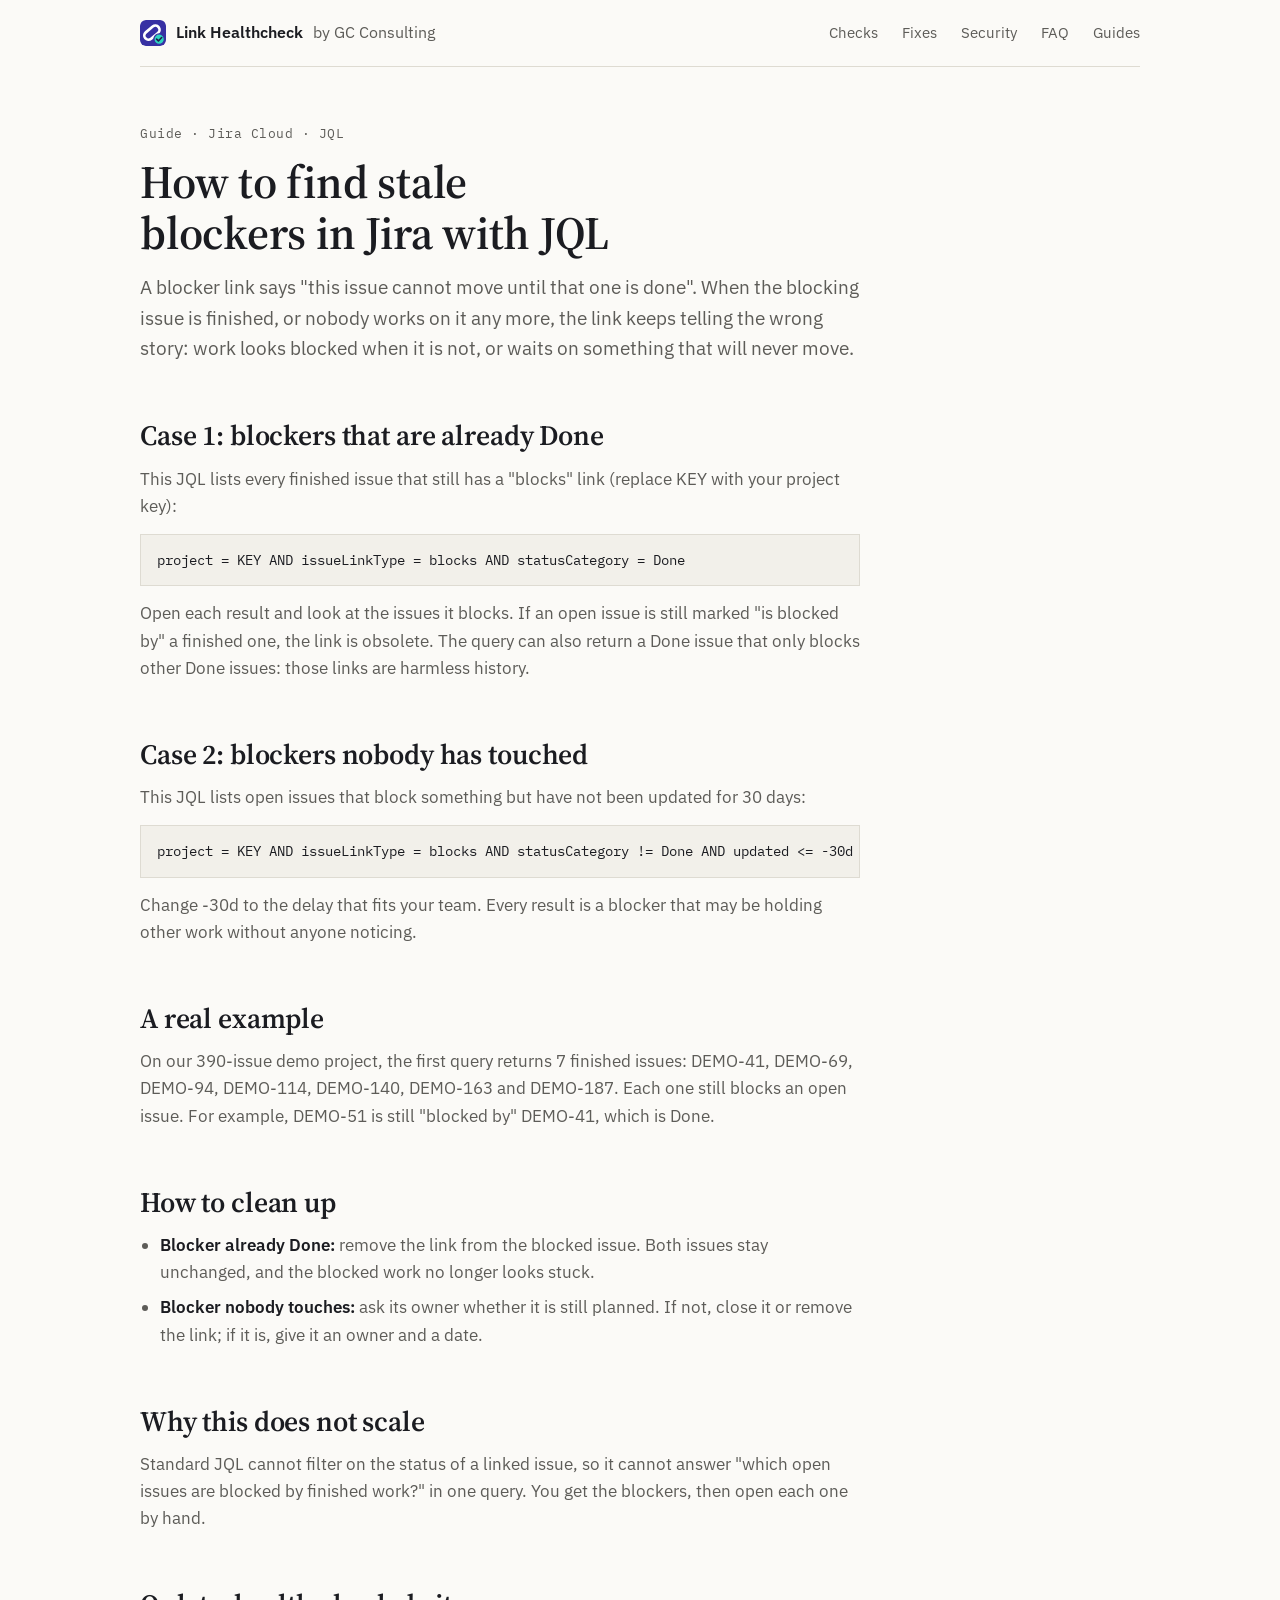
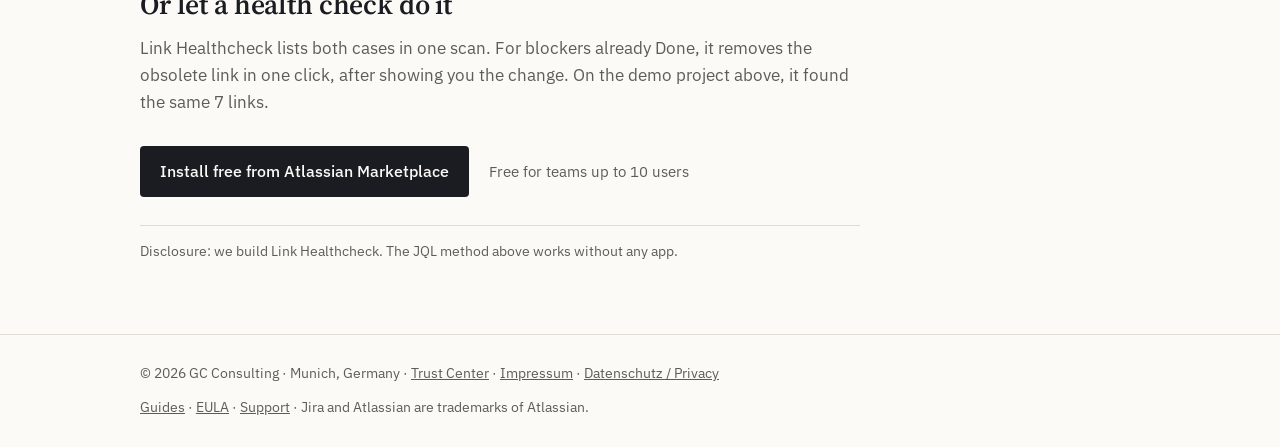
<file: guide-stale-blockers-jira.html>
<!doctype html>
<html lang="en">
<head>
<meta charset="utf-8">
<meta name="color-scheme" content="light">
<meta name="viewport" content="width=device-width,initial-scale=1,viewport-fit=cover">
<title>How to Find Stale Blockers in Jira with JQL</title>
<meta name="description" content="Two JQL queries to find blockers that are already Done or that nobody touches, with a real example and how to clean them up.">
<link rel="canonical" href="https://linkhealthcheck.com/guide-stale-blockers-jira.html">
<meta property="og:title" content="How to Find Stale Blockers in Jira with JQL">
<meta property="og:description" content="Two JQL queries to find blockers that are already Done or that nobody touches, with a real example and how to clean them up.">
<meta property="og:url" content="https://linkhealthcheck.com/guide-stale-blockers-jira.html">
<meta property="og:image" content="https://linkhealthcheck.com/img/overview.png">
<link rel="icon" href="img/logo.svg" type="image/svg+xml">
<link rel="stylesheet" href="fonts.css">
<style>
/* Paper, ink, one alert colour. */
:root{
  --paper:#fbfaf7; --ink:#1b1c21; --muted:#5d5c58; --line:#dedbd2; --soft:#f2f0ea; --alert:#b3261e; --alert-bg:#fbeceb;
  --serif:"Source Serif 4",Georgia,"Times New Roman",serif; --sans:"IBM Plex Sans",ui-sans-serif,system-ui,sans-serif; --mono:"IBM Plex Mono",ui-monospace,Menlo,monospace;
}
*{box-sizing:border-box}
body{margin:0;background:var(--paper);color:var(--ink);font-family:var(--sans);font-size:17px;line-height:1.6}
.in{max-width:1040px;margin:0 auto;padding-left:max(20px,env(safe-area-inset-left,0px));padding-right:max(20px,env(safe-area-inset-right,0px))}
h1,h2,h3{font-family:var(--serif);font-weight:600;margin:0;text-wrap:balance;letter-spacing:-.005em}
a{color:inherit}
p{margin:0}
.label{font-family:var(--mono);font-size:12.5px;letter-spacing:.04em;color:var(--muted)}
/* nav */
nav{display:flex;justify-content:space-between;align-items:center;gap:16px;padding-block:20px;border-bottom:1px solid var(--line)}
.brand{display:flex;align-items:center;gap:10px;text-decoration:none;font-weight:600;font-size:16px}
.brand img{width:26px;height:26px;border-radius:6px}
.brand span{color:var(--muted);font-weight:400}
nav .links{display:flex;gap:24px;font-size:15px;color:var(--muted)}
nav .links a{text-decoration:none}
nav .links a:hover{color:var(--ink)}
/* hero */
.hero{padding-block:72px 40px;display:grid;grid-template-columns:minmax(0,1.35fr) minmax(0,1fr);gap:56px;align-items:end}
.hero h1{font-size:clamp(36px,5vw,56px);line-height:1.08;margin-top:16px}
.hero .lead{font-size:19px;color:var(--muted);margin-top:22px;max-width:34em}
.cta{display:flex;flex-wrap:wrap;gap:20px;align-items:center;margin-top:30px}
.btn{display:inline-block;background:var(--ink);color:var(--paper);text-decoration:none;font-weight:500;font-size:15.5px;padding:13px 20px;border-radius:4px}
.btn:focus-visible,.textlink:focus-visible{outline:2px solid var(--ink);outline-offset:3px}
.textlink{font-size:15.5px;text-decoration:underline;text-underline-offset:4px;text-decoration-color:var(--line)}
.facts{margin-top:22px;font-size:14.5px;color:var(--muted)}
/* score, as a report extract rather than a glowing card */
.score{border-top:2px solid var(--ink);padding-top:14px}
.score .row{display:flex;justify-content:space-between;align-items:baseline;gap:12px;padding-block:9px;border-bottom:1px solid var(--line);font-size:15px}
.score .row b{font-family:var(--mono);font-weight:500;font-variant-numeric:tabular-nums}
.score .big{font-family:var(--serif);font-size:64px;line-height:1;font-weight:600}
.score .big small{font-size:22px;color:var(--muted)}
.flag{font-family:var(--mono);font-size:12.5px;color:var(--alert);background:var(--alert-bg);padding:2px 8px;border-radius:3px}
.score .src{font-size:13px;color:var(--muted);margin-top:10px}
/* screenshot */
.shot{margin:0;border:1px solid var(--line);background:#fff;padding:8px}
.shot img{display:block;width:100%;height:auto}
figcaption{font-size:13.5px;color:var(--muted);margin-top:10px}
/* sections */
section{padding-block:80px;border-top:1px solid var(--line)}
h2{font-size:clamp(28px,3.4vw,38px);line-height:1.15;max-width:22em}
.intro{color:var(--muted);margin-top:14px;max-width:38em}
/* checks table */
.checks{width:100%;border-collapse:collapse;margin-top:36px;font-size:15.5px}
.checks th{font-family:var(--mono);font-weight:500;font-size:12.5px;color:var(--muted);text-align:left;padding:0 16px 10px 0;border-bottom:2px solid var(--ink)}
.checks td{padding:16px 16px 16px 0;border-bottom:1px solid var(--line);vertical-align:top}
.checks td:first-child{font-weight:600;width:28%}
.checks td:last-child{font-family:var(--mono);font-size:13.5px;white-space:nowrap;width:1%}
.tablewrap{overflow-x:auto}
/* two columns */
.split{display:grid;grid-template-columns:minmax(0,1fr) minmax(0,1.25fr);gap:56px;align-items:start;margin-top:40px}
.split p+p{margin-top:14px}
.split .body{color:var(--muted)}
.split .body b{color:var(--ink);font-weight:600}
/* steps */
ol.steps{margin:36px 0 0;padding:0;list-style:none;display:grid;grid-template-columns:repeat(4,minmax(0,1fr));gap:32px;counter-reset:s}
ol.steps li{counter-increment:s;border-top:1px solid var(--ink);padding-top:14px;font-size:15.5px;color:var(--muted)}
ol.steps li::before{content:"0" counter(s);font-family:var(--mono);font-size:13px;color:var(--muted);display:block;margin-bottom:6px}
ol.steps b{display:block;color:var(--ink);font-weight:600;margin-bottom:4px}
/* video */
.video{margin-top:40px;position:relative;display:block;width:100%;padding:0;border:1px solid var(--line);background:#000;cursor:pointer;aspect-ratio:16/9}
.video img{width:100%;height:100%;object-fit:cover;display:block;opacity:.92}
.video .tag{position:absolute;left:16px;bottom:16px;background:var(--paper);color:var(--ink);font-family:var(--sans);font-size:14.5px;font-weight:500;padding:9px 14px;border-radius:3px}
.video .tag::before{content:"";display:inline-block;margin-right:9px;border-left:9px solid currentColor;border-top:6px solid transparent;border-bottom:6px solid transparent}
.note{font-size:13px;color:var(--muted);margin-top:10px}
/* trust */
.cols{display:grid;grid-template-columns:repeat(3,minmax(0,1fr));gap:40px;margin-top:36px}
.cols h3{font-size:20px}
.cols p{color:var(--muted);margin-top:8px;font-size:15.5px}
.cols ul{margin:10px 0 0;padding:0;list-style:none;font-size:14px;color:var(--muted)}
.cols li{padding-block:4px}
code{font-family:var(--mono);font-size:13px;color:var(--ink)}
/* faq */
dl{margin:32px 0 0;max-width:46em}
dt{font-weight:600;margin-top:22px}
dd{margin:4px 0 0;color:var(--muted)}
/* closing */
.closing{display:flex;flex-wrap:wrap;justify-content:space-between;align-items:center;gap:24px}
.closing p{color:var(--muted);margin-top:8px}
footer{border-top:1px solid var(--line);padding-block:28px;font-size:13.5px;color:var(--muted)}
footer .in{display:flex;flex-wrap:wrap;justify-content:space-between;gap:12px}
footer a{color:var(--muted)}
@media (max-width:860px){.hero,.split,.cols{grid-template-columns:1fr;gap:36px}ol.steps{grid-template-columns:repeat(2,minmax(0,1fr))}nav .links{display:none}section{padding-block:56px}.hero{padding-block:44px 32px}}
@media (max-width:520px){ol.steps{grid-template-columns:1fr}.checks td:first-child{width:auto}}

article{max-width:720px}
article h2{font-size:28px;margin-top:56px}
article p,article li{color:var(--muted)}
article p{margin-top:14px}
article ul{padding-left:20px;margin-top:14px}article li{margin:8px 0}
article li b,article p b{color:var(--ink);font-weight:600}
.lead{font-size:19px}
.inline{margin-top:28px}
pre{font-family:"IBM Plex Mono",monospace;font-size:14px;background:var(--soft);border:1px solid var(--line);padding:14px 16px;overflow-x:auto;margin-top:14px;color:var(--ink)}
.chain{font-family:"IBM Plex Mono",monospace;font-size:14.5px;color:var(--ink)}
.disc{font-size:14px;color:var(--muted);border-top:1px solid var(--line);margin-top:28px;padding-top:14px}
</style>
</head>
<body>
<div class="in">
  <nav>
    <a class="brand" href="./"><img src="img/logo.svg" alt="">Link Healthcheck <span>by GC Consulting</span></a>
    <div class="links"><a href="./#checks">Checks</a><a href="./#fix">Fixes</a><a href="./#trust">Security</a><a href="./#faq">FAQ</a><a href="guides.html">Guides</a></div>
  </nav>
  <article>
    <div class="label" style="margin-top:56px">Guide · Jira Cloud · JQL</div>
    <h1 style="font-size:clamp(32px,4.6vw,46px);line-height:1.1;margin-top:14px">How to find stale blockers in Jira with JQL</h1>
    <p class="lead">A blocker link says "this issue cannot move until that one is done". When the blocking issue is finished, or nobody works on it any more, the link keeps telling the wrong story: work looks blocked when it is not, or waits on something that will never move.</p>

    <h2>Case 1: blockers that are already Done</h2>
    <p>This JQL lists every finished issue that still has a "blocks" link (replace KEY with your project key):</p>
    <pre>project = KEY AND issueLinkType = blocks AND statusCategory = Done</pre>
    <p>Open each result and look at the issues it blocks. If an open issue is still marked "is blocked by" a finished one, the link is obsolete. The query can also return a Done issue that only blocks other Done issues: those links are harmless history.</p>

    <h2>Case 2: blockers nobody has touched</h2>
    <p>This JQL lists open issues that block something but have not been updated for 30 days:</p>
    <pre>project = KEY AND issueLinkType = blocks AND statusCategory != Done AND updated &lt;= -30d</pre>
    <p>Change -30d to the delay that fits your team. Every result is a blocker that may be holding other work without anyone noticing.</p>

    <h2>A real example</h2>
    <p>On our 390-issue demo project, the first query returns 7 finished issues: DEMO-41, DEMO-69, DEMO-94, DEMO-114, DEMO-140, DEMO-163 and DEMO-187. Each one still blocks an open issue. For example, DEMO-51 is still "blocked by" DEMO-41, which is Done.</p>

    <h2>How to clean up</h2>
    <ul>
      <li><b>Blocker already Done:</b> remove the link from the blocked issue. Both issues stay unchanged, and the blocked work no longer looks stuck.</li>
      <li><b>Blocker nobody touches:</b> ask its owner whether it is still planned. If not, close it or remove the link; if it is, give it an owner and a date.</li>
    </ul>

    <h2>Why this does not scale</h2>
    <p>Standard JQL cannot filter on the status of a linked issue, so it cannot answer "which open issues are blocked by finished work?" in one query. You get the blockers, then open each one by hand.</p>

    <h2>Or let a health check do it</h2>
    <p>Link Healthcheck lists both cases in one scan. For blockers already Done, it removes the obsolete link in one click, after showing you the change. On the demo project above, it found the same 7 links.</p>
    <div class="cta"><a class="btn" href="https://marketplace.atlassian.com/apps/2175195773/link-healthcheck">Install free from Atlassian Marketplace</a><span class="facts" style="margin:0">Free for teams up to 10 users</span></div>
    <p class="disc">Disclosure: we build Link Healthcheck. The JQL method above works without any app.</p>
  </article>
</div>
<div style="height:72px"></div>
<footer>
  <div class="in">
    <span>© 2026 GC Consulting · Munich, Germany · <a href="trust.html">Trust Center</a> · <a href="impressum.html">Impressum</a> · <a href="privacy.html">Datenschutz / Privacy</a></span>
    <span><a href="guides.html">Guides</a> · <a href="https://energetic-marlin-708.notion.site/Link-Healthcheck-End-User-License-Agreement-4048e6b0ff0d8063a766cf9bb703ebbd">EULA</a> · <a href="https://geraldcorne0.atlassian.net/servicedesk/customer/portal/1">Support</a> · Jira and Atlassian are trademarks of Atlassian.</span>
  </div>
</footer>
<script data-goatcounter="https://linkhealthcheck.goatcounter.com/count" async src="https://gc.zgo.at/count.js"></script>
</body>
</html>
</file>
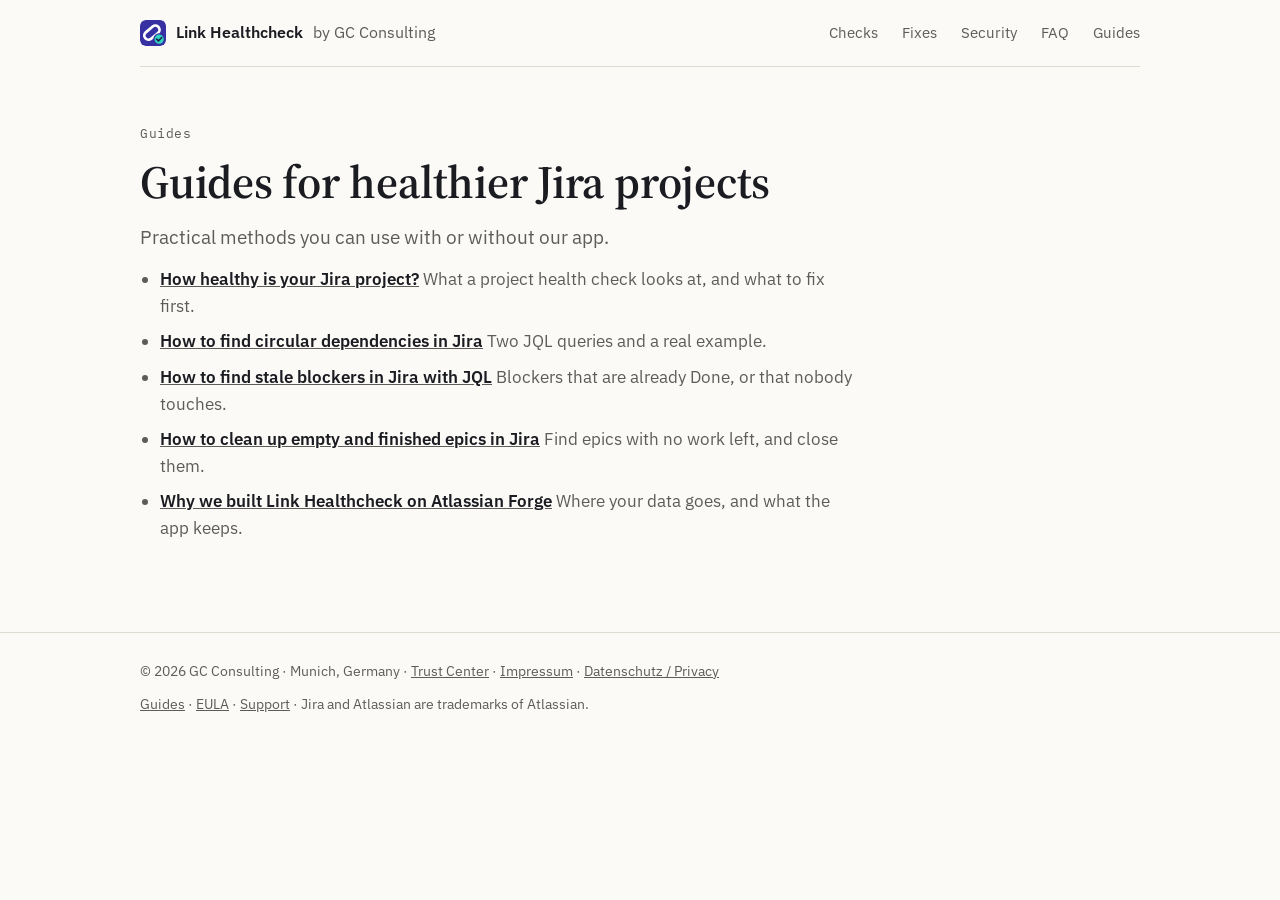
<file: guides.html>
<!doctype html>
<html lang="en">
<head>
<meta charset="utf-8">
<meta name="color-scheme" content="light">
<meta name="viewport" content="width=device-width,initial-scale=1,viewport-fit=cover">
<title>Jira Guides – Link Healthcheck</title>
<meta name="description" content="Practical guides for healthier Jira projects: project health checks, circular dependencies and how Link Healthcheck handles your data.">
<link rel="canonical" href="https://linkhealthcheck.com/guides.html">
<meta property="og:title" content="Jira Guides – Link Healthcheck">
<meta property="og:description" content="No servers of our own, three permissions, nothing stored outside Atlassian: how Link Healthcheck handles your Jira data.">
<meta property="og:url" content="https://linkhealthcheck.com/guides.html">
<meta property="og:image" content="https://linkhealthcheck.com/img/overview.png">
<link rel="icon" href="img/logo.svg" type="image/svg+xml">
<link rel="stylesheet" href="fonts.css">
<style>
/* Paper, ink, one alert colour. */
:root{
  --paper:#fbfaf7; --ink:#1b1c21; --muted:#5d5c58; --line:#dedbd2; --soft:#f2f0ea; --alert:#b3261e; --alert-bg:#fbeceb;
  --serif:"Source Serif 4",Georgia,"Times New Roman",serif; --sans:"IBM Plex Sans",ui-sans-serif,system-ui,sans-serif; --mono:"IBM Plex Mono",ui-monospace,Menlo,monospace;
}
*{box-sizing:border-box}
body{margin:0;background:var(--paper);color:var(--ink);font-family:var(--sans);font-size:17px;line-height:1.6}
.in{max-width:1040px;margin:0 auto;padding-left:max(20px,env(safe-area-inset-left,0px));padding-right:max(20px,env(safe-area-inset-right,0px))}
h1,h2,h3{font-family:var(--serif);font-weight:600;margin:0;text-wrap:balance;letter-spacing:-.005em}
a{color:inherit}
p{margin:0}
.label{font-family:var(--mono);font-size:12.5px;letter-spacing:.04em;color:var(--muted)}
/* nav */
nav{display:flex;justify-content:space-between;align-items:center;gap:16px;padding-block:20px;border-bottom:1px solid var(--line)}
.brand{display:flex;align-items:center;gap:10px;text-decoration:none;font-weight:600;font-size:16px}
.brand img{width:26px;height:26px;border-radius:6px}
.brand span{color:var(--muted);font-weight:400}
nav .links{display:flex;gap:24px;font-size:15px;color:var(--muted)}
nav .links a{text-decoration:none}
nav .links a:hover{color:var(--ink)}
/* hero */
.hero{padding-block:72px 40px;display:grid;grid-template-columns:minmax(0,1.35fr) minmax(0,1fr);gap:56px;align-items:end}
.hero h1{font-size:clamp(36px,5vw,56px);line-height:1.08;margin-top:16px}
.hero .lead{font-size:19px;color:var(--muted);margin-top:22px;max-width:34em}
.cta{display:flex;flex-wrap:wrap;gap:20px;align-items:center;margin-top:30px}
.btn{display:inline-block;background:var(--ink);color:var(--paper);text-decoration:none;font-weight:500;font-size:15.5px;padding:13px 20px;border-radius:4px}
.btn:focus-visible,.textlink:focus-visible{outline:2px solid var(--ink);outline-offset:3px}
.textlink{font-size:15.5px;text-decoration:underline;text-underline-offset:4px;text-decoration-color:var(--line)}
.facts{margin-top:22px;font-size:14.5px;color:var(--muted)}
/* score, as a report extract rather than a glowing card */
.score{border-top:2px solid var(--ink);padding-top:14px}
.score .row{display:flex;justify-content:space-between;align-items:baseline;gap:12px;padding-block:9px;border-bottom:1px solid var(--line);font-size:15px}
.score .row b{font-family:var(--mono);font-weight:500;font-variant-numeric:tabular-nums}
.score .big{font-family:var(--serif);font-size:64px;line-height:1;font-weight:600}
.score .big small{font-size:22px;color:var(--muted)}
.flag{font-family:var(--mono);font-size:12.5px;color:var(--alert);background:var(--alert-bg);padding:2px 8px;border-radius:3px}
.score .src{font-size:13px;color:var(--muted);margin-top:10px}
/* screenshot */
.shot{margin:0;border:1px solid var(--line);background:#fff;padding:8px}
.shot img{display:block;width:100%;height:auto}
figcaption{font-size:13.5px;color:var(--muted);margin-top:10px}
/* sections */
section{padding-block:80px;border-top:1px solid var(--line)}
h2{font-size:clamp(28px,3.4vw,38px);line-height:1.15;max-width:22em}
.intro{color:var(--muted);margin-top:14px;max-width:38em}
/* checks table */
.checks{width:100%;border-collapse:collapse;margin-top:36px;font-size:15.5px}
.checks th{font-family:var(--mono);font-weight:500;font-size:12.5px;color:var(--muted);text-align:left;padding:0 16px 10px 0;border-bottom:2px solid var(--ink)}
.checks td{padding:16px 16px 16px 0;border-bottom:1px solid var(--line);vertical-align:top}
.checks td:first-child{font-weight:600;width:28%}
.checks td:last-child{font-family:var(--mono);font-size:13.5px;white-space:nowrap;width:1%}
.tablewrap{overflow-x:auto}
/* two columns */
.split{display:grid;grid-template-columns:minmax(0,1fr) minmax(0,1.25fr);gap:56px;align-items:start;margin-top:40px}
.split p+p{margin-top:14px}
.split .body{color:var(--muted)}
.split .body b{color:var(--ink);font-weight:600}
/* steps */
ol.steps{margin:36px 0 0;padding:0;list-style:none;display:grid;grid-template-columns:repeat(4,minmax(0,1fr));gap:32px;counter-reset:s}
ol.steps li{counter-increment:s;border-top:1px solid var(--ink);padding-top:14px;font-size:15.5px;color:var(--muted)}
ol.steps li::before{content:"0" counter(s);font-family:var(--mono);font-size:13px;color:var(--muted);display:block;margin-bottom:6px}
ol.steps b{display:block;color:var(--ink);font-weight:600;margin-bottom:4px}
/* video */
.video{margin-top:40px;position:relative;display:block;width:100%;padding:0;border:1px solid var(--line);background:#000;cursor:pointer;aspect-ratio:16/9}
.video img{width:100%;height:100%;object-fit:cover;display:block;opacity:.92}
.video .tag{position:absolute;left:16px;bottom:16px;background:var(--paper);color:var(--ink);font-family:var(--sans);font-size:14.5px;font-weight:500;padding:9px 14px;border-radius:3px}
.video .tag::before{content:"";display:inline-block;margin-right:9px;border-left:9px solid currentColor;border-top:6px solid transparent;border-bottom:6px solid transparent}
.note{font-size:13px;color:var(--muted);margin-top:10px}
/* trust */
.cols{display:grid;grid-template-columns:repeat(3,minmax(0,1fr));gap:40px;margin-top:36px}
.cols h3{font-size:20px}
.cols p{color:var(--muted);margin-top:8px;font-size:15.5px}
.cols ul{margin:10px 0 0;padding:0;list-style:none;font-size:14px;color:var(--muted)}
.cols li{padding-block:4px}
code{font-family:var(--mono);font-size:13px;color:var(--ink)}
/* faq */
dl{margin:32px 0 0;max-width:46em}
dt{font-weight:600;margin-top:22px}
dd{margin:4px 0 0;color:var(--muted)}
/* closing */
.closing{display:flex;flex-wrap:wrap;justify-content:space-between;align-items:center;gap:24px}
.closing p{color:var(--muted);margin-top:8px}
footer{border-top:1px solid var(--line);padding-block:28px;font-size:13.5px;color:var(--muted)}
footer .in{display:flex;flex-wrap:wrap;justify-content:space-between;gap:12px}
footer a{color:var(--muted)}
@media (max-width:860px){.hero,.split,.cols{grid-template-columns:1fr;gap:36px}ol.steps{grid-template-columns:repeat(2,minmax(0,1fr))}nav .links{display:none}section{padding-block:56px}.hero{padding-block:44px 32px}}
@media (max-width:520px){ol.steps{grid-template-columns:1fr}.checks td:first-child{width:auto}}

article{max-width:720px}
article h2{font-size:28px;margin-top:56px}
article p,article li{color:var(--muted)}
article p{margin-top:14px}
article ul{padding-left:20px;margin-top:14px}article li{margin:8px 0}
article li b,article p b{color:var(--ink);font-weight:600}
.lead{font-size:19px}
.inline{margin-top:28px}
pre{font-family:"IBM Plex Mono",monospace;font-size:14px;background:var(--soft);border:1px solid var(--line);padding:14px 16px;overflow-x:auto;margin-top:14px;color:var(--ink)}
.chain{font-family:"IBM Plex Mono",monospace;font-size:14.5px;color:var(--ink)}
.disc{font-size:14px;color:var(--muted);border-top:1px solid var(--line);margin-top:28px;padding-top:14px}
</style>
</head>
<body>
<div class="in">
  <nav>
    <a class="brand" href="./"><img src="img/logo.svg" alt="">Link Healthcheck <span>by GC Consulting</span></a>
    <div class="links"><a href="./#checks">Checks</a><a href="./#fix">Fixes</a><a href="./#trust">Security</a><a href="./#faq">FAQ</a><a href="guides.html">Guides</a>
  </nav>
  <article>
    <div class="label" style="margin-top:56px">Guides</div>
    <h1 style="font-size:clamp(32px,4.6vw,46px);line-height:1.1;margin-top:14px">Guides for healthier Jira projects</h1>
    <p class="lead">Practical methods you can use with or without our app.</p>
    <ul>
      <li><a href="jira-project-health-check.html"><b>How healthy is your Jira project?</b></a> What a project health check looks at, and what to fix first.</li>
      <li><a href="guide-circular-dependencies-jira.html"><b>How to find circular dependencies in Jira</b></a> Two JQL queries and a real example.</li>
      <li><a href="guide-stale-blockers-jira.html"><b>How to find stale blockers in Jira with JQL</b></a> Blockers that are already Done, or that nobody touches.</li>
      <li><a href="guide-empty-epics-jira.html"><b>How to clean up empty and finished epics in Jira</b></a> Find epics with no work left, and close them.</li>
      <li><a href="why-forge.html"><b>Why we built Link Healthcheck on Atlassian Forge</b></a> Where your data goes, and what the app keeps.</li>
    </ul>
  </article>
</div>
<div style="height:72px"></div>
<footer>
  <div class="in">
    <span>© 2026 GC Consulting · Munich, Germany · <a href="trust.html">Trust Center</a> · <a href="impressum.html">Impressum</a> · <a href="privacy.html">Datenschutz / Privacy</a></span>
    <span><a href="guides.html">Guides</a> · <a href="https://energetic-marlin-708.notion.site/Link-Healthcheck-End-User-License-Agreement-4048e6b0ff0d8063a766cf9bb703ebbd">EULA</a> · <a href="https://geraldcorne0.atlassian.net/servicedesk/customer/portal/1">Support</a> · Jira and Atlassian are trademarks of Atlassian.</span>
  </div>
</footer>
<script data-goatcounter="https://linkhealthcheck.goatcounter.com/count" async src="https://gc.zgo.at/count.js"></script>
</body>
</html>
</file>
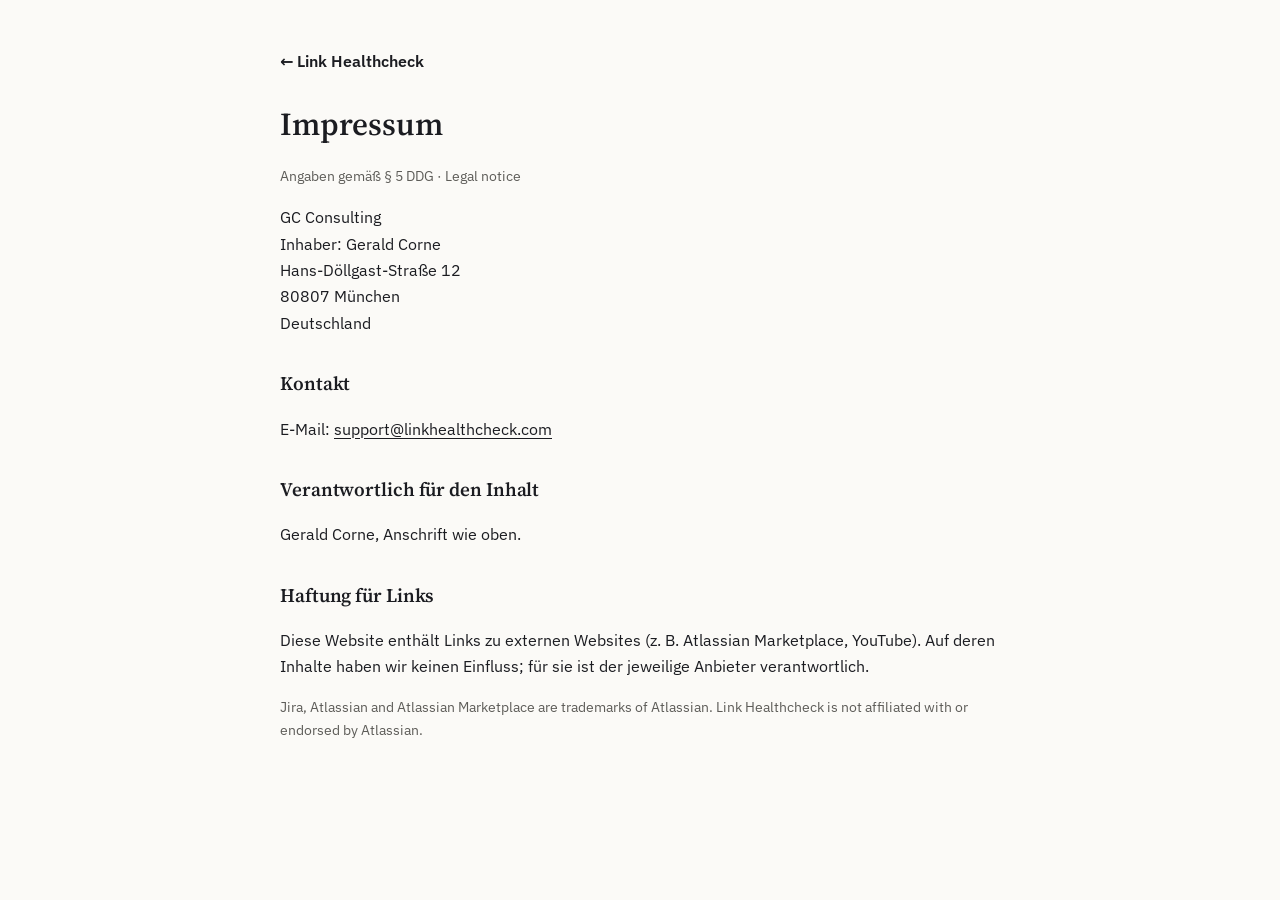
<file: impressum.html>
<!doctype html>
<html lang="de">
<head>
<meta charset="utf-8">
<meta name="color-scheme" content="light">
<meta name="viewport" content="width=device-width,initial-scale=1">
<title>Impressum – Link Healthcheck</title>
<meta name="robots" content="noindex">
<link rel="icon" href="img/logo.svg" type="image/svg+xml">
<link rel="stylesheet" href="fonts.css">
<style>
:root{--bg:#fbfaf7;--fg:#1b1c21;--muted:#5d5c58;--line:#dedbd2;--indigo:#1b1c21;--card:#f2f0ea;--teal:#1b1c21;color-scheme:light}
body{margin:0;background:var(--bg);color:var(--fg);font-family:"IBM Plex Sans",system-ui,sans-serif;line-height:1.65;font-size:16px}
main{max-width:720px;margin:0 auto;padding:48px max(20px,env(safe-area-inset-left,0px)) 64px}
h1,h2{font-family:"Source Serif 4",Georgia,serif;font-weight:600;letter-spacing:-.005em}
h1{font-size:32px;margin:24px 0 8px}
h2{font-size:19px;margin:32px 0 6px}
p,li{color:var(--fg)}
.muted{color:var(--muted);font-size:14px}
a{color:var(--fg);text-underline-offset:3px}
.back{font-weight:600;text-decoration:none}
</style>
</head>
<body>
<main>
<a class="back" href="./">← Link Healthcheck</a>
<h1>Impressum</h1>
<p class="muted">Angaben gemäß § 5 DDG · Legal notice</p>
<p>GC Consulting<br>Inhaber: Gerald Corne<br>Hans-Döllgast-Straße 12<br>80807 München<br>Deutschland</p>
<h2>Kontakt</h2>
<p>E-Mail: <a href="mailto:support@linkhealthcheck.com">support@linkhealthcheck.com</a></p>
<h2>Verantwortlich für den Inhalt</h2>
<p>Gerald Corne, Anschrift wie oben.</p>
<h2>Haftung für Links</h2>
<p>Diese Website enthält Links zu externen Websites (z. B. Atlassian Marketplace, YouTube). Auf deren Inhalte haben wir keinen Einfluss; für sie ist der jeweilige Anbieter verantwortlich.</p>
<p class="muted">Jira, Atlassian and Atlassian Marketplace are trademarks of Atlassian. Link Healthcheck is not affiliated with or endorsed by Atlassian.</p>
</main>
<script data-goatcounter="https://linkhealthcheck.goatcounter.com/count" async src="https://gc.zgo.at/count.js"></script>
</body>
</html>
</file>
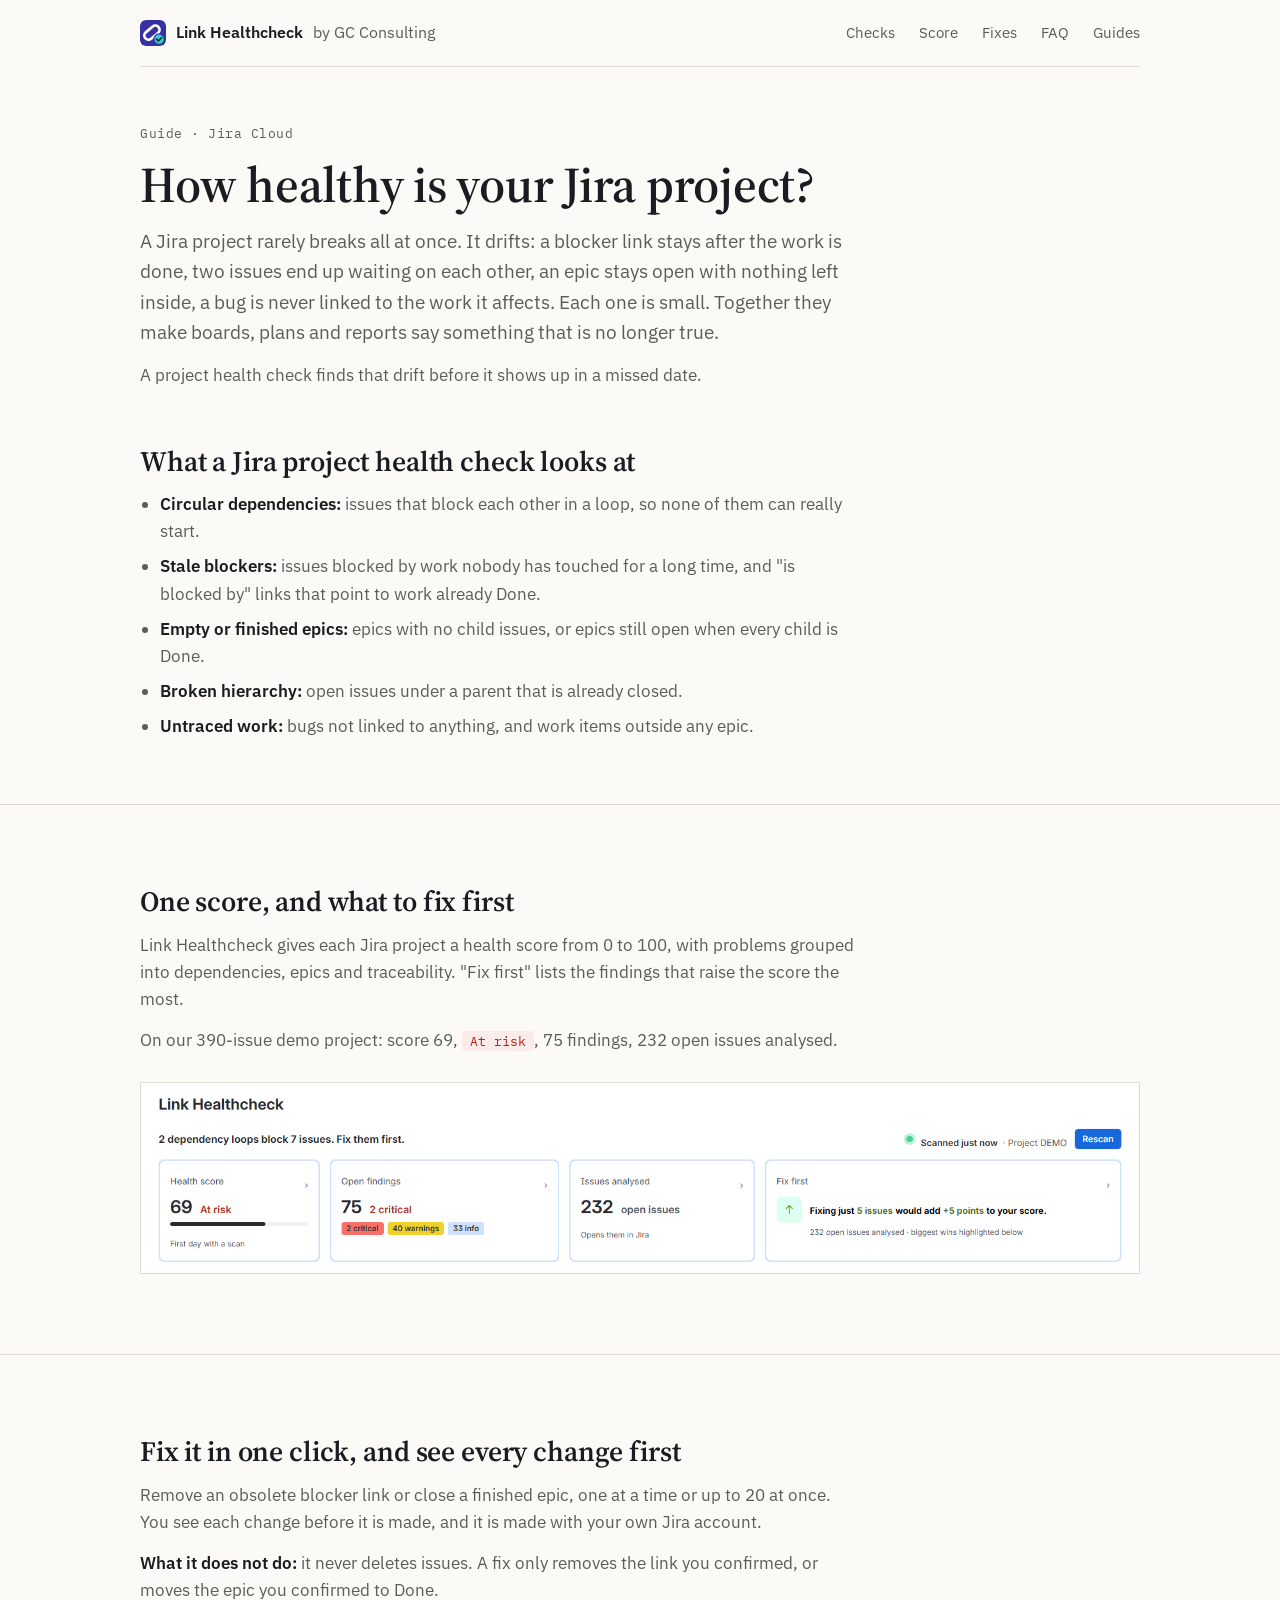
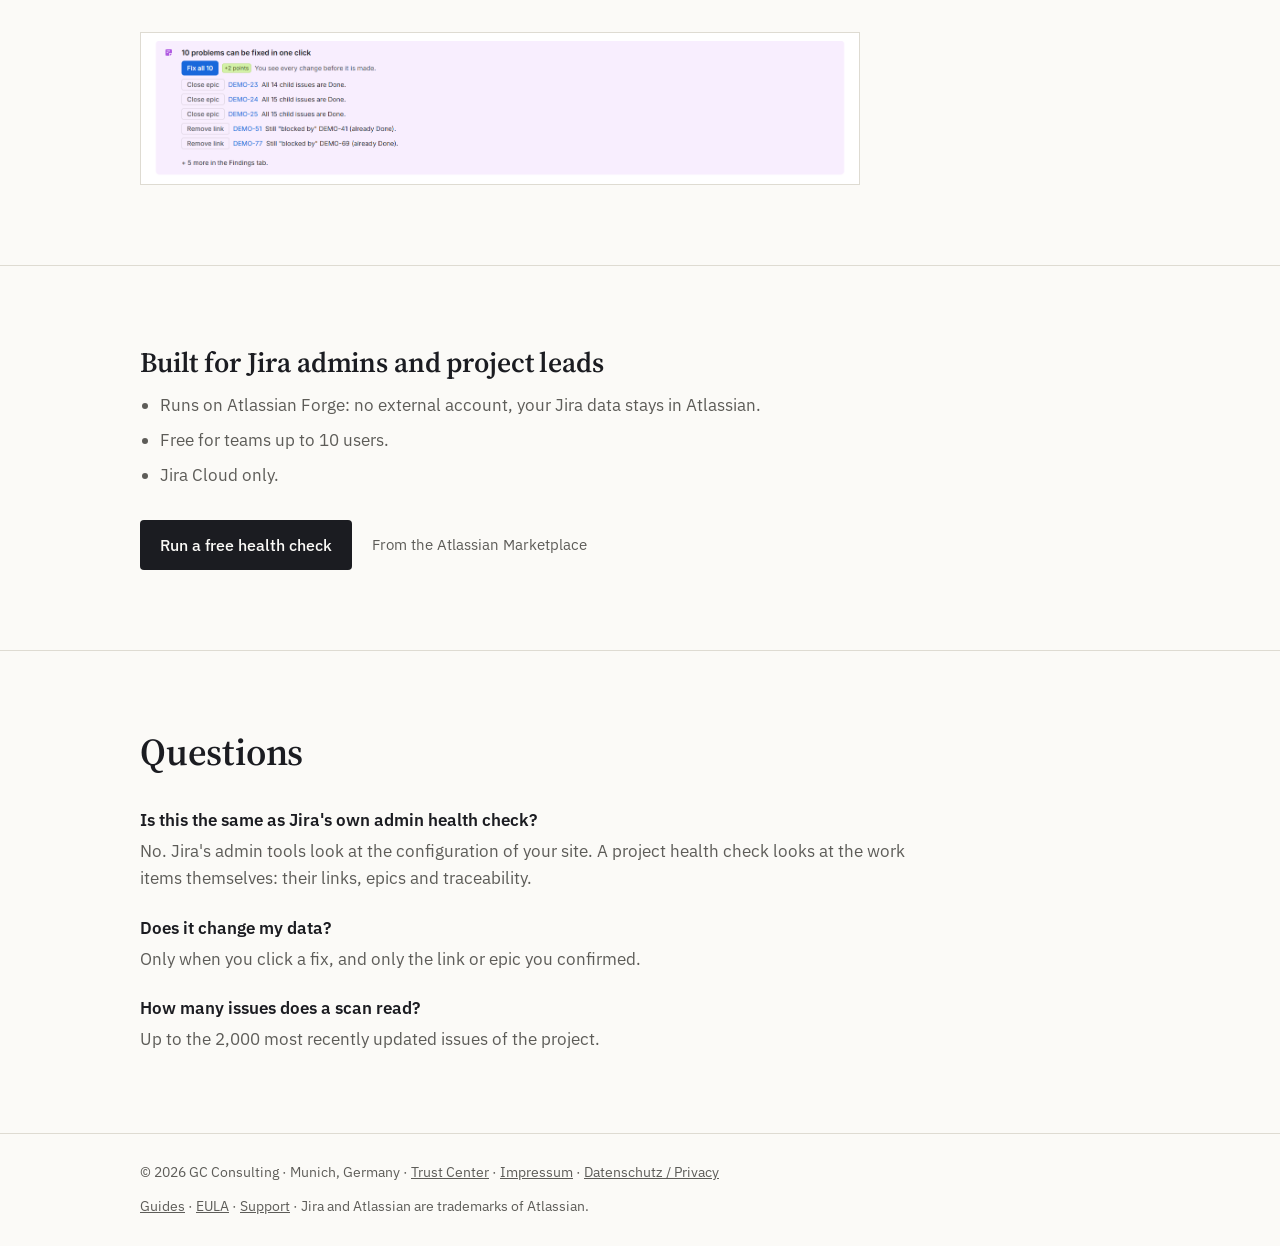
<file: jira-project-health-check.html>
<!doctype html>
<html lang="en">
<head>
<meta charset="utf-8">
<meta name="color-scheme" content="light">
<meta name="viewport" content="width=device-width,initial-scale=1,viewport-fit=cover">
<title>Jira Project Health Check: Find Hidden Dependency Problems</title>
<meta name="description" content="How healthy is your Jira project? Find circular dependencies, stale blockers, empty epics and untraced bugs. Free for teams up to 10 users.">
<link rel="canonical" href="https://linkhealthcheck.com/jira-project-health-check.html">
<meta property="og:title" content="Jira Project Health Check: Find Hidden Dependency Problems">
<meta property="og:description" content="Find circular dependencies, stale blockers, empty epics and untraced bugs in Jira. Free for teams up to 10 users.">
<meta property="og:url" content="https://linkhealthcheck.com/jira-project-health-check.html">
<meta property="og:image" content="https://linkhealthcheck.com/img/overview.png">
<link rel="icon" href="img/logo.svg" type="image/svg+xml">
<link rel="stylesheet" href="fonts.css">
<style>
/* Paper, ink, one alert colour. */
:root{
  --paper:#fbfaf7; --ink:#1b1c21; --muted:#5d5c58; --line:#dedbd2; --soft:#f2f0ea; --alert:#b3261e; --alert-bg:#fbeceb;
  --serif:"Source Serif 4",Georgia,"Times New Roman",serif; --sans:"IBM Plex Sans",ui-sans-serif,system-ui,sans-serif; --mono:"IBM Plex Mono",ui-monospace,Menlo,monospace;
}
*{box-sizing:border-box}
body{margin:0;background:var(--paper);color:var(--ink);font-family:var(--sans);font-size:17px;line-height:1.6}
.in{max-width:1040px;margin:0 auto;padding-left:max(20px,env(safe-area-inset-left,0px));padding-right:max(20px,env(safe-area-inset-right,0px))}
h1,h2,h3{font-family:var(--serif);font-weight:600;margin:0;text-wrap:balance;letter-spacing:-.005em}
a{color:inherit}
p{margin:0}
.label{font-family:var(--mono);font-size:12.5px;letter-spacing:.04em;color:var(--muted)}
/* nav */
nav{display:flex;justify-content:space-between;align-items:center;gap:16px;padding-block:20px;border-bottom:1px solid var(--line)}
.brand{display:flex;align-items:center;gap:10px;text-decoration:none;font-weight:600;font-size:16px}
.brand img{width:26px;height:26px;border-radius:6px}
.brand span{color:var(--muted);font-weight:400}
nav .links{display:flex;gap:24px;font-size:15px;color:var(--muted)}
nav .links a{text-decoration:none}
nav .links a:hover{color:var(--ink)}
/* hero */
.hero{padding-block:72px 40px;display:grid;grid-template-columns:minmax(0,1.35fr) minmax(0,1fr);gap:56px;align-items:end}
.hero h1{font-size:clamp(36px,5vw,56px);line-height:1.08;margin-top:16px}
.hero .lead{font-size:19px;color:var(--muted);margin-top:22px;max-width:34em}
.cta{display:flex;flex-wrap:wrap;gap:20px;align-items:center;margin-top:30px}
.btn{display:inline-block;background:var(--ink);color:var(--paper);text-decoration:none;font-weight:500;font-size:15.5px;padding:13px 20px;border-radius:4px}
.btn:focus-visible,.textlink:focus-visible{outline:2px solid var(--ink);outline-offset:3px}
.textlink{font-size:15.5px;text-decoration:underline;text-underline-offset:4px;text-decoration-color:var(--line)}
.facts{margin-top:22px;font-size:14.5px;color:var(--muted)}
/* score, as a report extract rather than a glowing card */
.score{border-top:2px solid var(--ink);padding-top:14px}
.score .row{display:flex;justify-content:space-between;align-items:baseline;gap:12px;padding-block:9px;border-bottom:1px solid var(--line);font-size:15px}
.score .row b{font-family:var(--mono);font-weight:500;font-variant-numeric:tabular-nums}
.score .big{font-family:var(--serif);font-size:64px;line-height:1;font-weight:600}
.score .big small{font-size:22px;color:var(--muted)}
.flag{font-family:var(--mono);font-size:12.5px;color:var(--alert);background:var(--alert-bg);padding:2px 8px;border-radius:3px}
.score .src{font-size:13px;color:var(--muted);margin-top:10px}
/* screenshot */
.shot{margin:0;border:1px solid var(--line);background:#fff;padding:8px}
.shot img{display:block;width:100%;height:auto}
figcaption{font-size:13.5px;color:var(--muted);margin-top:10px}
/* sections */
section{padding-block:80px;border-top:1px solid var(--line)}
h2{font-size:clamp(28px,3.4vw,38px);line-height:1.15;max-width:22em}
.intro{color:var(--muted);margin-top:14px;max-width:38em}
/* checks table */
.checks{width:100%;border-collapse:collapse;margin-top:36px;font-size:15.5px}
.checks th{font-family:var(--mono);font-weight:500;font-size:12.5px;color:var(--muted);text-align:left;padding:0 16px 10px 0;border-bottom:2px solid var(--ink)}
.checks td{padding:16px 16px 16px 0;border-bottom:1px solid var(--line);vertical-align:top}
.checks td:first-child{font-weight:600;width:28%}
.checks td:last-child{font-family:var(--mono);font-size:13.5px;white-space:nowrap;width:1%}
.tablewrap{overflow-x:auto}
/* two columns */
.split{display:grid;grid-template-columns:minmax(0,1fr) minmax(0,1.25fr);gap:56px;align-items:start;margin-top:40px}
.split p+p{margin-top:14px}
.split .body{color:var(--muted)}
.split .body b{color:var(--ink);font-weight:600}
/* steps */
ol.steps{margin:36px 0 0;padding:0;list-style:none;display:grid;grid-template-columns:repeat(4,minmax(0,1fr));gap:32px;counter-reset:s}
ol.steps li{counter-increment:s;border-top:1px solid var(--ink);padding-top:14px;font-size:15.5px;color:var(--muted)}
ol.steps li::before{content:"0" counter(s);font-family:var(--mono);font-size:13px;color:var(--muted);display:block;margin-bottom:6px}
ol.steps b{display:block;color:var(--ink);font-weight:600;margin-bottom:4px}
/* video */
.video{margin-top:40px;position:relative;display:block;width:100%;padding:0;border:1px solid var(--line);background:#000;cursor:pointer;aspect-ratio:16/9}
.video img{width:100%;height:100%;object-fit:cover;display:block;opacity:.92}
.video .tag{position:absolute;left:16px;bottom:16px;background:var(--paper);color:var(--ink);font-family:var(--sans);font-size:14.5px;font-weight:500;padding:9px 14px;border-radius:3px}
.video .tag::before{content:"";display:inline-block;margin-right:9px;border-left:9px solid currentColor;border-top:6px solid transparent;border-bottom:6px solid transparent}
.note{font-size:13px;color:var(--muted);margin-top:10px}
/* trust */
.cols{display:grid;grid-template-columns:repeat(3,minmax(0,1fr));gap:40px;margin-top:36px}
.cols h3{font-size:20px}
.cols p{color:var(--muted);margin-top:8px;font-size:15.5px}
.cols ul{margin:10px 0 0;padding:0;list-style:none;font-size:14px;color:var(--muted)}
.cols li{padding-block:4px}
code{font-family:var(--mono);font-size:13px;color:var(--ink)}
/* faq */
dl{margin:32px 0 0;max-width:46em}
dt{font-weight:600;margin-top:22px}
dd{margin:4px 0 0;color:var(--muted)}
/* closing */
.closing{display:flex;flex-wrap:wrap;justify-content:space-between;align-items:center;gap:24px}
.closing p{color:var(--muted);margin-top:8px}
footer{border-top:1px solid var(--line);padding-block:28px;font-size:13.5px;color:var(--muted)}
footer .in{display:flex;flex-wrap:wrap;justify-content:space-between;gap:12px}
footer a{color:var(--muted)}
@media (max-width:860px){.hero,.split,.cols{grid-template-columns:1fr;gap:36px}ol.steps{grid-template-columns:repeat(2,minmax(0,1fr))}nav .links{display:none}section{padding-block:56px}.hero{padding-block:44px 32px}}
@media (max-width:520px){ol.steps{grid-template-columns:1fr}.checks td:first-child{width:auto}}

article{max-width:720px}
article h2{font-size:28px;margin-top:56px}
article p,article li{color:var(--muted)}
article p{margin-top:14px}
article ul{padding-left:20px;margin-top:14px}article li{margin:8px 0}
article li b,article p b{color:var(--ink);font-weight:600}
.lead{font-size:19px}
.inline{margin-top:28px}
</style>
</head>
<body>
<div class="in">
  <nav>
    <a class="brand" href="./"><img src="img/logo.svg" alt="">Link Healthcheck <span>by GC Consulting</span></a>
    <div class="links"><a href="#checks">Checks</a><a href="#score">Score</a><a href="#fix">Fixes</a><a href="#faq">FAQ</a><a href="guides.html">Guides</a>
  </nav>
  <article>
    <div class="label" style="margin-top:56px">Guide · Jira Cloud</div>
    <h1 style="font-size:clamp(34px,5vw,50px);line-height:1.1;margin-top:14px">How healthy is your Jira project?</h1>
    <p class="lead">A Jira project rarely breaks all at once. It drifts: a blocker link stays after the work is done, two issues end up waiting on each other, an epic stays open with nothing left inside, a bug is never linked to the work it affects. Each one is small. Together they make boards, plans and reports say something that is no longer true.</p>
    <p>A project health check finds that drift before it shows up in a missed date.</p>

    <h2 id="checks">What a Jira project health check looks at</h2>
    <ul>
      <li><b>Circular dependencies:</b> issues that block each other in a loop, so none of them can really start.</li>
      <li><b>Stale blockers:</b> issues blocked by work nobody has touched for a long time, and "is blocked by" links that point to work already Done.</li>
      <li><b>Empty or finished epics:</b> epics with no child issues, or epics still open when every child is Done.</li>
      <li><b>Broken hierarchy:</b> open issues under a parent that is already closed.</li>
      <li><b>Untraced work:</b> bugs not linked to anything, and work items outside any epic.</li>
    </ul>
  </article>
</div>
<section id="score" style="margin-top:64px">
  <div class="in">
    <article>
      <h2 style="margin-top:0">One score, and what to fix first</h2>
      <p>Link Healthcheck gives each Jira project a health score from 0 to 100, with problems grouped into dependencies, epics and traceability. "Fix first" lists the findings that raise the score the most.</p>
      <p>On our 390-issue demo project: score 69, <span class="flag">At risk</span>, 75 findings, 232 open issues analysed.</p>
    </article>
    <figure class="shot" style="margin-top:28px"><img src="img/overview.png" alt="Overview of the demo project: score 69 At risk, 75 findings"></figure>
  </div>
</section>
<section id="fix">
  <div class="in">
    <article>
      <h2 style="margin-top:0">Fix it in one click, and see every change first</h2>
      <p>Remove an obsolete blocker link or close a finished epic, one at a time or up to 20 at once. You see each change before it is made, and it is made with your own Jira account.</p>
      <p><b>What it does not do:</b> it never deletes issues. A fix only removes the link you confirmed, or moves the epic you confirmed to Done.</p>
    </article>
    <figure class="shot" style="margin-top:28px;max-width:720px"><img src="img/fix.png" alt="10 problems can be fixed in one click"></figure>
  </div>
</section>
<section>
  <div class="in">
    <article>
      <h2 style="margin-top:0">Built for Jira admins and project leads</h2>
      <ul>
        <li>Runs on Atlassian Forge: no external account, your Jira data stays in Atlassian.</li>
        <li>Free for teams up to 10 users.</li>
        <li>Jira Cloud only.</li>
      </ul>
      <div class="cta"><a class="btn" href="https://marketplace.atlassian.com/apps/2175195773/link-healthcheck">Run a free health check</a><span class="facts" style="margin:0">From the Atlassian Marketplace</span></div>
    </article>
  </div>
</section>
<section id="faq">
  <div class="in">
    <h2>Questions</h2>
    <dl>
      <dt>Is this the same as Jira's own admin health check?</dt><dd>No. Jira's admin tools look at the configuration of your site. A project health check looks at the work items themselves: their links, epics and traceability.</dd>
      <dt>Does it change my data?</dt><dd>Only when you click a fix, and only the link or epic you confirmed.</dd>
      <dt>How many issues does a scan read?</dt><dd>Up to the 2,000 most recently updated issues of the project.</dd>
    </dl>
  </div>
</section>
<footer>
  <div class="in">
    <span>© 2026 GC Consulting · Munich, Germany · <a href="trust.html">Trust Center</a> · <a href="impressum.html">Impressum</a> · <a href="privacy.html">Datenschutz / Privacy</a></span>
    <span><a href="guides.html">Guides</a> · <a href="https://energetic-marlin-708.notion.site/Link-Healthcheck-End-User-License-Agreement-4048e6b0ff0d8063a766cf9bb703ebbd">EULA</a> · <a href="https://geraldcorne0.atlassian.net/servicedesk/customer/portal/1">Support</a> · Jira and Atlassian are trademarks of Atlassian.</span>
  </div>
</footer>
<script data-goatcounter="https://linkhealthcheck.goatcounter.com/count" async src="https://gc.zgo.at/count.js"></script>
</body>
</html>
</file>
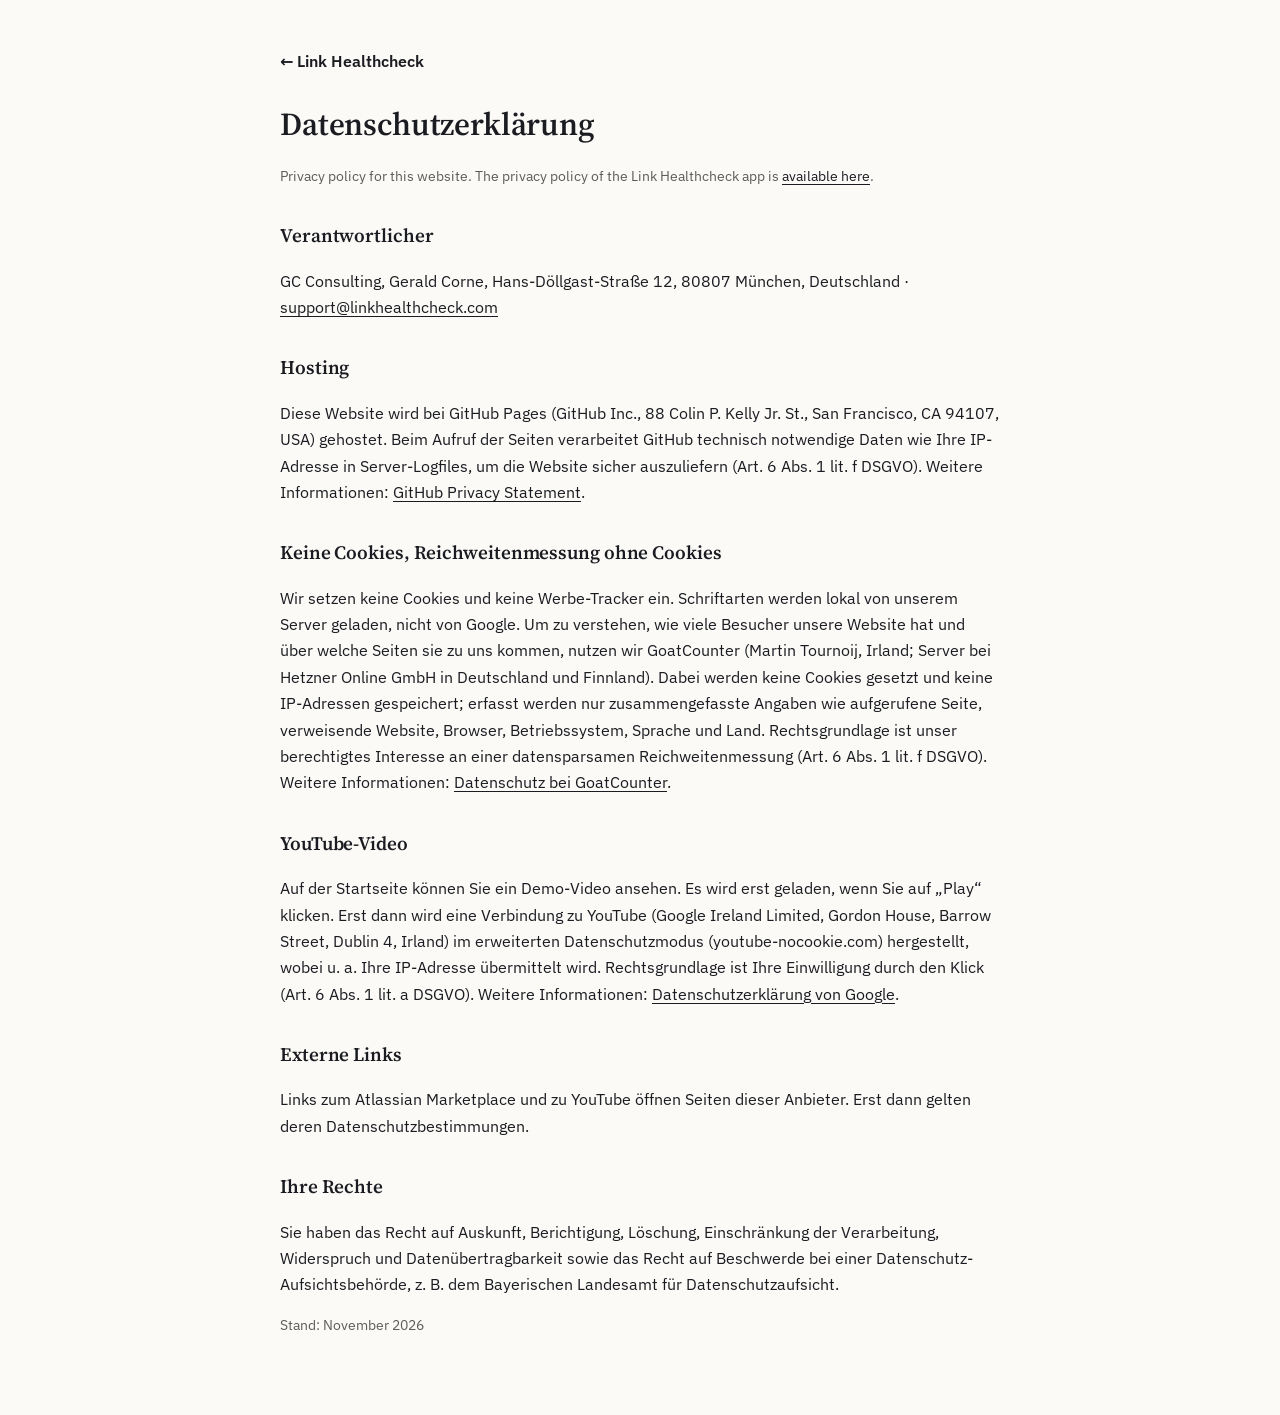
<file: privacy.html>
<!doctype html>
<html lang="de">
<head>
<meta charset="utf-8">
<meta name="color-scheme" content="light">
<meta name="viewport" content="width=device-width,initial-scale=1">
<title>Datenschutz – Link Healthcheck</title>
<meta name="robots" content="noindex">
<link rel="icon" href="img/logo.svg" type="image/svg+xml">
<link rel="stylesheet" href="fonts.css">
<style>
:root{--bg:#fbfaf7;--fg:#1b1c21;--muted:#5d5c58;--line:#dedbd2;--indigo:#1b1c21;--card:#f2f0ea;--teal:#1b1c21;color-scheme:light}
body{margin:0;background:var(--bg);color:var(--fg);font-family:"IBM Plex Sans",system-ui,sans-serif;line-height:1.65;font-size:16px}
main{max-width:720px;margin:0 auto;padding:48px max(20px,env(safe-area-inset-left,0px)) 64px}
h1,h2{font-family:"Source Serif 4",Georgia,serif;font-weight:600;letter-spacing:-.005em}
h1{font-size:32px;margin:24px 0 8px}
h2{font-size:19px;margin:32px 0 6px}
p,li{color:var(--fg)}
.muted{color:var(--muted);font-size:14px}
a{color:var(--fg);text-underline-offset:3px}
.back{font-weight:600;text-decoration:none}
</style>
</head>
<body>
<main>
<a class="back" href="./">← Link Healthcheck</a>
<h1>Datenschutzerklärung</h1>
<p class="muted">Privacy policy for this website. The privacy policy of the Link Healthcheck app is <a href="https://energetic-marlin-708.notion.site/Link-Healthcheck-Privacy-Policy-4048e6b0ff0d802eb065d5481fcc87b6">available here</a>.</p>
<h2>Verantwortlicher</h2>
<p>GC Consulting, Gerald Corne, Hans-Döllgast-Straße 12, 80807 München, Deutschland · <a href="mailto:support@linkhealthcheck.com">support@linkhealthcheck.com</a></p>
<h2>Hosting</h2>
<p>Diese Website wird bei GitHub Pages (GitHub Inc., 88 Colin P. Kelly Jr. St., San Francisco, CA 94107, USA) gehostet. Beim Aufruf der Seiten verarbeitet GitHub technisch notwendige Daten wie Ihre IP-Adresse in Server-Logfiles, um die Website sicher auszuliefern (Art. 6 Abs. 1 lit. f DSGVO). Weitere Informationen: <a href="https://docs.github.com/de/site-policy/privacy-policies/github-general-privacy-statement">GitHub Privacy Statement</a>.</p>
<h2>Keine Cookies, Reichweitenmessung ohne Cookies</h2>
<p>Wir setzen keine Cookies und keine Werbe-Tracker ein. Schriftarten werden lokal von unserem Server geladen, nicht von Google. Um zu verstehen, wie viele Besucher unsere Website hat und über welche Seiten sie zu uns kommen, nutzen wir GoatCounter (Martin Tournoij, Irland; Server bei Hetzner Online GmbH in Deutschland und Finnland). Dabei werden keine Cookies gesetzt und keine IP-Adressen gespeichert; erfasst werden nur zusammengefasste Angaben wie aufgerufene Seite, verweisende Website, Browser, Betriebssystem, Sprache und Land. Rechtsgrundlage ist unser berechtigtes Interesse an einer datensparsamen Reichweitenmessung (Art. 6 Abs. 1 lit. f DSGVO). Weitere Informationen: <a href="https://www.goatcounter.com/help/privacy">Datenschutz bei GoatCounter</a>.</p>
<h2>YouTube-Video</h2>
<p>Auf der Startseite können Sie ein Demo-Video ansehen. Es wird erst geladen, wenn Sie auf „Play“ klicken. Erst dann wird eine Verbindung zu YouTube (Google Ireland Limited, Gordon House, Barrow Street, Dublin 4, Irland) im erweiterten Datenschutzmodus (youtube-nocookie.com) hergestellt, wobei u. a. Ihre IP-Adresse übermittelt wird. Rechtsgrundlage ist Ihre Einwilligung durch den Klick (Art. 6 Abs. 1 lit. a DSGVO). Weitere Informationen: <a href="https://policies.google.com/privacy">Datenschutzerklärung von Google</a>.</p>
<h2>Externe Links</h2>
<p>Links zum Atlassian Marketplace und zu YouTube öffnen Seiten dieser Anbieter. Erst dann gelten deren Datenschutzbestimmungen.</p>
<h2>Ihre Rechte</h2>
<p>Sie haben das Recht auf Auskunft, Berichtigung, Löschung, Einschränkung der Verarbeitung, Widerspruch und Datenübertragbarkeit sowie das Recht auf Beschwerde bei einer Datenschutz-Aufsichtsbehörde, z. B. dem Bayerischen Landesamt für Datenschutzaufsicht.</p>
<p class="muted">Stand: November 2026</p>
</main>
<script data-goatcounter="https://linkhealthcheck.goatcounter.com/count" async src="https://gc.zgo.at/count.js"></script>
</body>
</html>
</file>
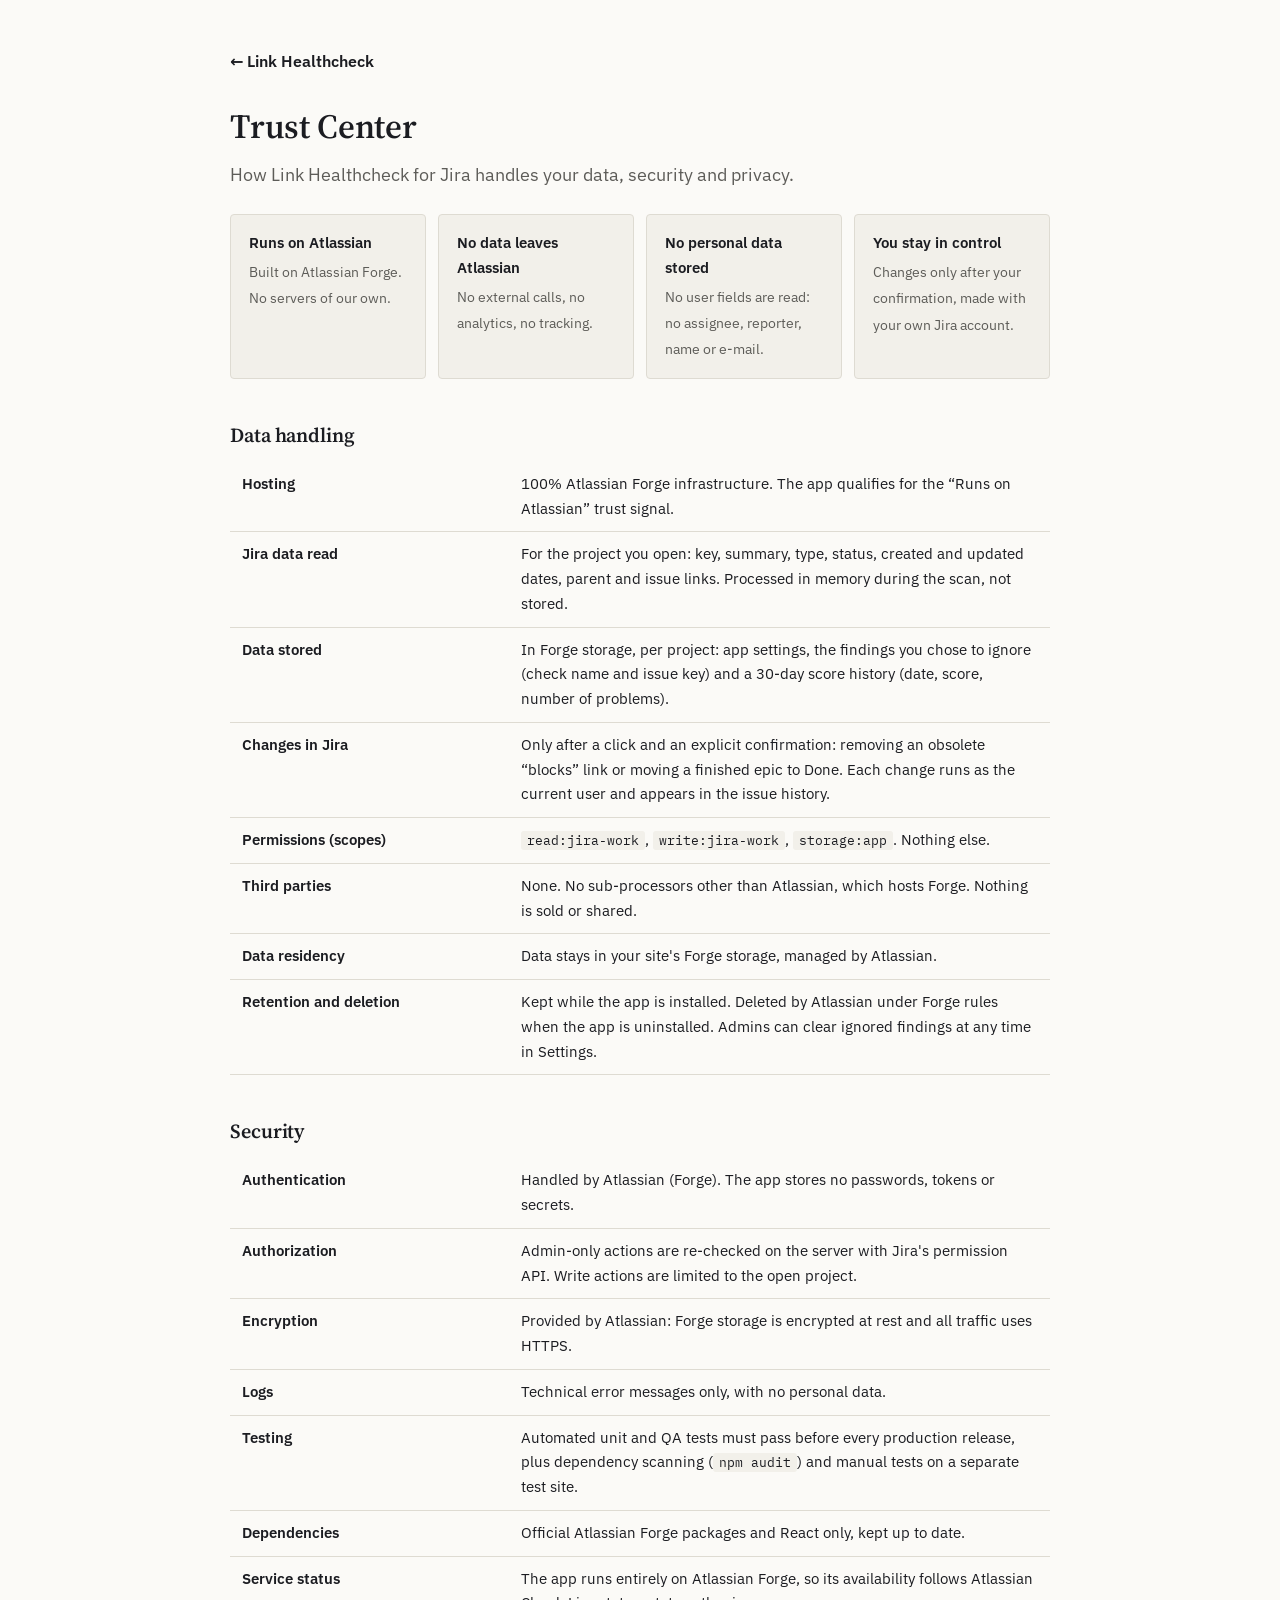
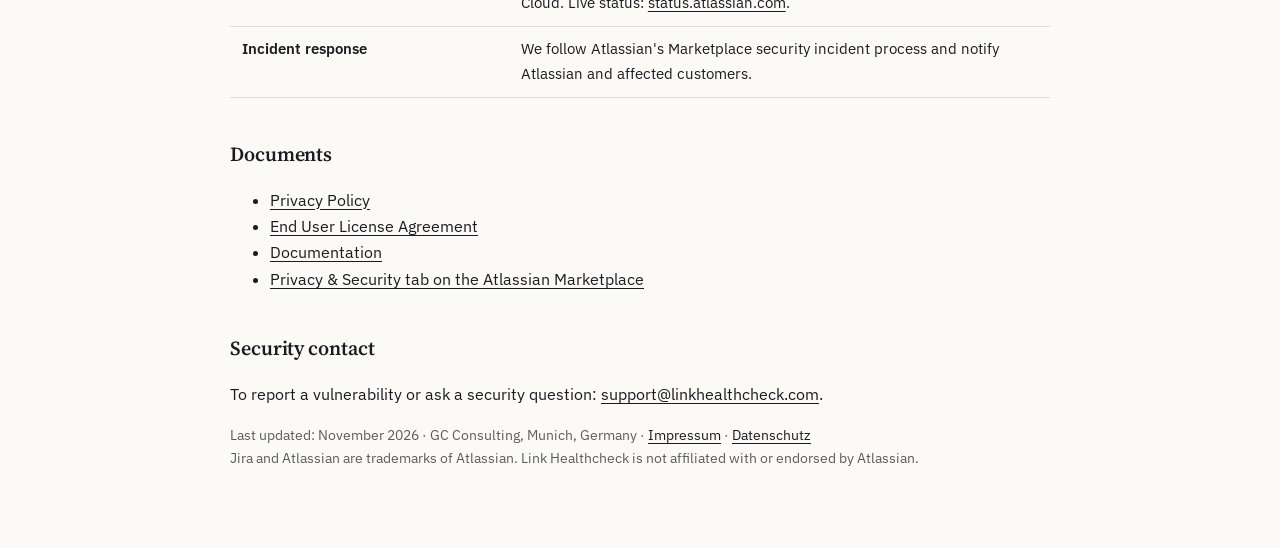
<file: trust.html>
<!doctype html>
<html lang="en">
<head>
<meta charset="utf-8">
<meta name="color-scheme" content="light">
<meta name="viewport" content="width=device-width,initial-scale=1">
<title>Trust Center – Link Healthcheck</title>
<meta name="description" content="Security, privacy and data handling of Link Healthcheck for Jira: Runs on Atlassian, no external servers, no personal data stored.">
<link rel="icon" href="img/logo.svg" type="image/svg+xml">
<link rel="stylesheet" href="fonts.css">
<style>
:root{--bg:#fbfaf7;--fg:#1b1c21;--muted:#5d5c58;--line:#dedbd2;--indigo:#1b1c21;--card:#f2f0ea;--teal:#1b1c21;color-scheme:light}
body{margin:0;background:var(--bg);color:var(--fg);font-family:"IBM Plex Sans",system-ui,sans-serif;line-height:1.65;font-size:16px}
main{max-width:820px;margin:0 auto;padding:48px 20px 64px}
h1,h2{font-family:"Source Serif 4",Georgia,serif;font-weight:600;letter-spacing:-.005em}
h1{font-size:34px;margin:24px 0 6px}
h2{font-size:20px;margin:40px 0 10px}
.lead{font-size:18px;color:var(--muted);margin:0 0 24px}
.muted{color:var(--muted);font-size:14px}
a{color:var(--fg);text-underline-offset:3px}
.back{font-weight:600;text-decoration:none}
.facts{display:grid;grid-template-columns:repeat(auto-fit,minmax(170px,1fr));gap:12px;margin:24px 0}
.fact{background:var(--card);border:1px solid var(--line);border-radius:4px;padding:16px 18px}
.fact b{display:block;font-size:15px;margin-bottom:2px}
.fact span{color:var(--muted);font-size:14px}

table{width:100%;border-collapse:collapse;font-size:15px}
th,td{text-align:left;vertical-align:top;padding:10px 12px;border-bottom:1px solid var(--line)}
th{width:34%;font-weight:600}
code{font-family:"IBM Plex Mono",monospace;font-size:13px;background:var(--card);padding:1px 6px;border-radius:3px}
</style>
</head>
<body>
<main>
<a class="back" href="./">← Link Healthcheck</a>
<h1>Trust Center</h1>
<p class="lead">How Link Healthcheck for Jira handles your data, security and privacy.</p>

<div class="facts">
  <div class="fact"><b>Runs on Atlassian</b><span>Built on Atlassian Forge. No servers of our own.</span></div>
  <div class="fact"><b>No data leaves Atlassian</b><span>No external calls, no analytics, no tracking.</span></div>
  <div class="fact"><b>No personal data stored</b><span>No user fields are read: no assignee, reporter, name or e-mail.</span></div>
  <div class="fact"><b>You stay in control</b><span>Changes only after your confirmation, made with your own Jira account.</span></div>
</div>

<h2>Data handling</h2>
<table>
<tr><th>Hosting</th><td>100% Atlassian Forge infrastructure. The app qualifies for the “Runs on Atlassian” trust signal.</td></tr>
<tr><th>Jira data read</th><td>For the project you open: key, summary, type, status, created and updated dates, parent and issue links. Processed in memory during the scan, not stored.</td></tr>
<tr><th>Data stored</th><td>In Forge storage, per project: app settings, the findings you chose to ignore (check name and issue key) and a 30-day score history (date, score, number of problems).</td></tr>
<tr><th>Changes in Jira</th><td>Only after a click and an explicit confirmation: removing an obsolete “blocks” link or moving a finished epic to Done. Each change runs as the current user and appears in the issue history.</td></tr>
<tr><th>Permissions (scopes)</th><td><code>read:jira-work</code>, <code>write:jira-work</code>, <code>storage:app</code>. Nothing else.</td></tr>
<tr><th>Third parties</th><td>None. No sub-processors other than Atlassian, which hosts Forge. Nothing is sold or shared.</td></tr>
<tr><th>Data residency</th><td>Data stays in your site's Forge storage, managed by Atlassian.</td></tr>
<tr><th>Retention and deletion</th><td>Kept while the app is installed. Deleted by Atlassian under Forge rules when the app is uninstalled. Admins can clear ignored findings at any time in Settings.</td></tr>
</table>

<h2>Security</h2>
<table>
<tr><th>Authentication</th><td>Handled by Atlassian (Forge). The app stores no passwords, tokens or secrets.</td></tr>
<tr><th>Authorization</th><td>Admin-only actions are re-checked on the server with Jira's permission API. Write actions are limited to the open project.</td></tr>
<tr><th>Encryption</th><td>Provided by Atlassian: Forge storage is encrypted at rest and all traffic uses HTTPS.</td></tr>
<tr><th>Logs</th><td>Technical error messages only, with no personal data.</td></tr>
<tr><th>Testing</th><td>Automated unit and QA tests must pass before every production release, plus dependency scanning (<code>npm audit</code>) and manual tests on a separate test site.</td></tr>
<tr><th>Dependencies</th><td>Official Atlassian Forge packages and React only, kept up to date.</td></tr>
<tr><th>Service status</th><td>The app runs entirely on Atlassian Forge, so its availability follows Atlassian Cloud. Live status: <a href="https://status.atlassian.com">status.atlassian.com</a>.</td></tr>
<tr><th>Incident response</th><td>We follow Atlassian's Marketplace security incident process and notify Atlassian and affected customers.</td></tr>
</table>

<h2>Documents</h2>
<ul>
<li><a href="https://energetic-marlin-708.notion.site/Link-Healthcheck-Privacy-Policy-4048e6b0ff0d802eb065d5481fcc87b6">Privacy Policy</a></li>
<li><a href="https://energetic-marlin-708.notion.site/Link-Healthcheck-End-User-License-Agreement-4048e6b0ff0d8063a766cf9bb703ebbd">End User License Agreement</a></li>
<li><a href="https://energetic-marlin-708.notion.site/Link-Healthcheck-Documentation-4048e6b0ff0d8026a5d1ea9552dfeb42">Documentation</a></li>
<li><a href="https://marketplace.atlassian.com/apps/2175195773/link-healthcheck?tab=privacy-and-security">Privacy &amp; Security tab on the Atlassian Marketplace</a></li>
</ul>

<h2>Security contact</h2>
<p>To report a vulnerability or ask a security question: <a href="mailto:support@linkhealthcheck.com">support@linkhealthcheck.com</a>.</p>

<p class="muted">Last updated: November 2026 · GC Consulting, Munich, Germany · <a href="impressum.html">Impressum</a> · <a href="privacy.html">Datenschutz</a><br>Jira and Atlassian are trademarks of Atlassian. Link Healthcheck is not affiliated with or endorsed by Atlassian.</p>
</main>
<script data-goatcounter="https://linkhealthcheck.goatcounter.com/count" async src="https://gc.zgo.at/count.js"></script>
</body>
</html>
</file>
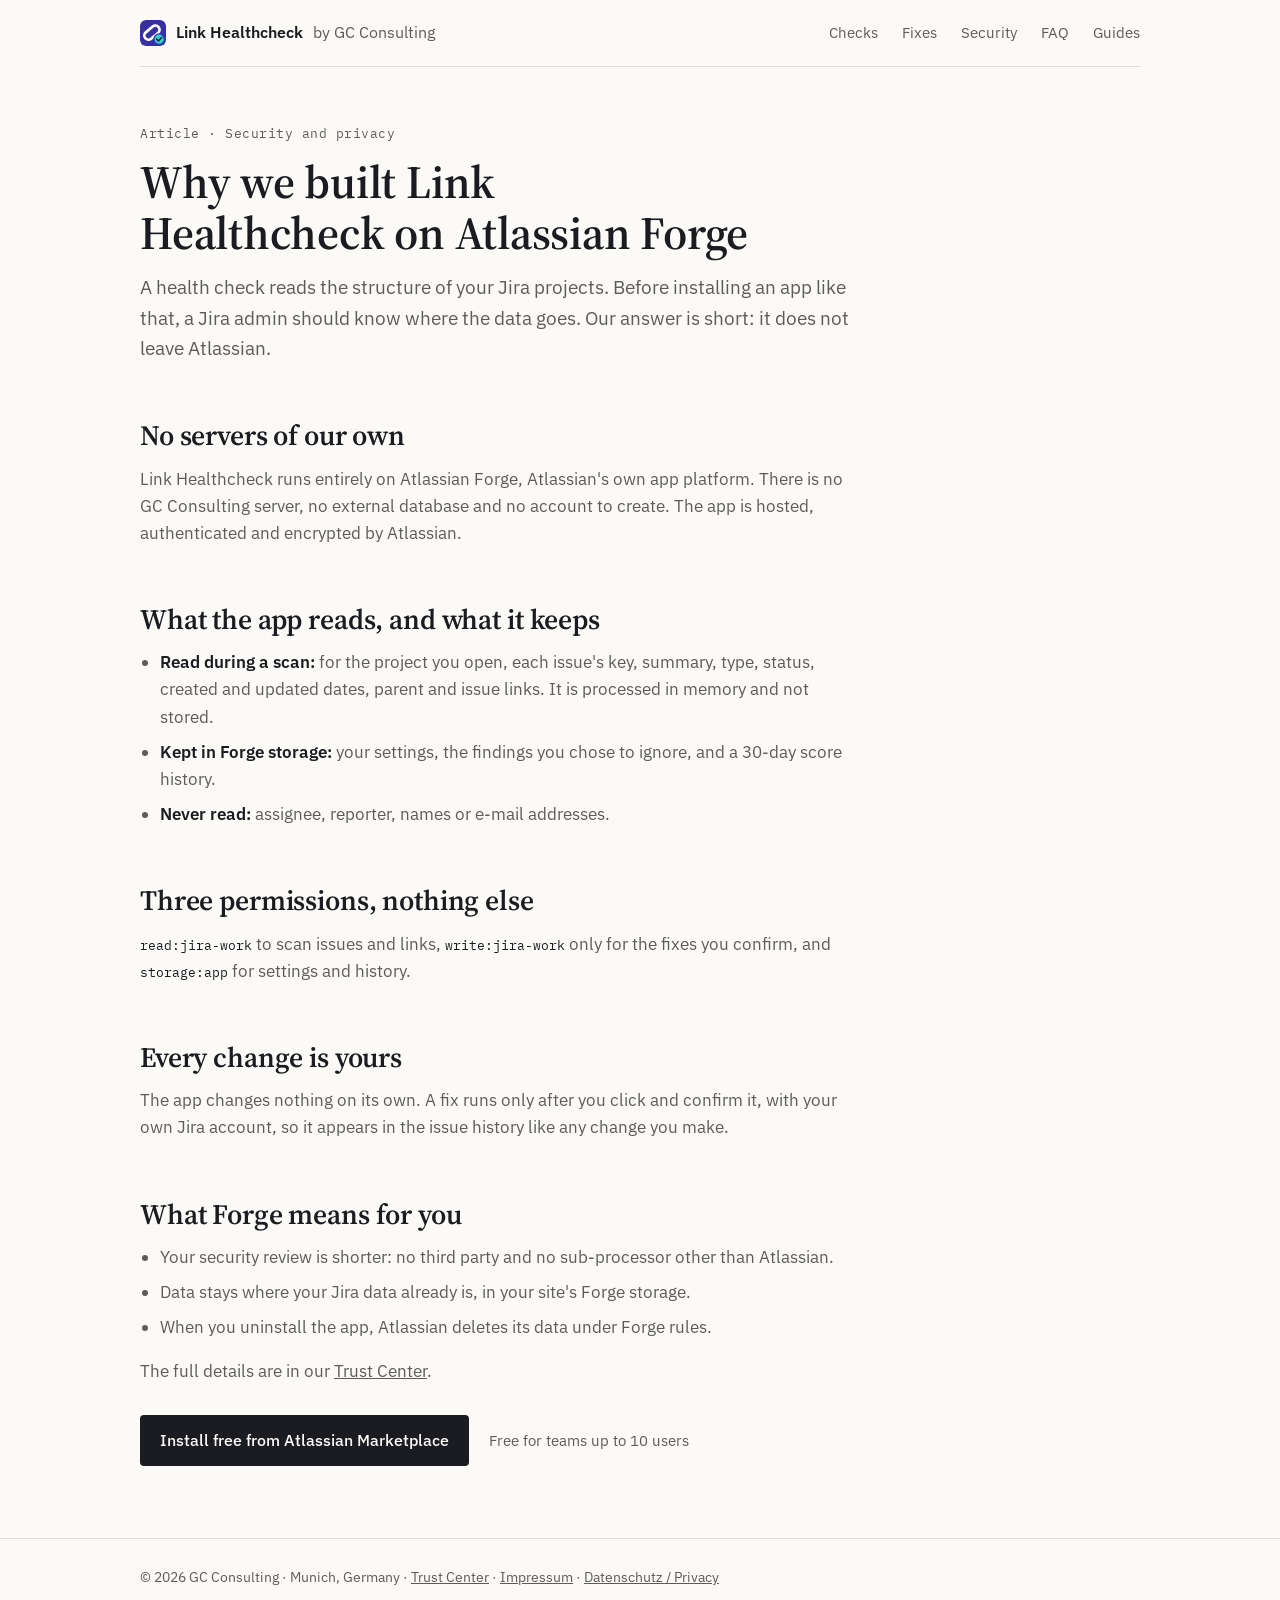
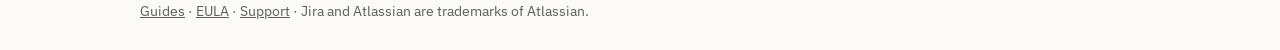
<file: why-forge.html>
<!doctype html>
<html lang="en">
<head>
<meta charset="utf-8">
<meta name="color-scheme" content="light">
<meta name="viewport" content="width=device-width,initial-scale=1,viewport-fit=cover">
<title>Why We Built Link Healthcheck on Atlassian Forge</title>
<meta name="description" content="No servers of our own, three permissions, nothing stored outside Atlassian: how Link Healthcheck handles your Jira data.">
<link rel="canonical" href="https://linkhealthcheck.com/why-forge.html">
<meta property="og:title" content="Why We Built Link Healthcheck on Atlassian Forge">
<meta property="og:description" content="No servers of our own, three permissions, nothing stored outside Atlassian: how Link Healthcheck handles your Jira data.">
<meta property="og:url" content="https://linkhealthcheck.com/why-forge.html">
<meta property="og:image" content="https://linkhealthcheck.com/img/overview.png">
<link rel="icon" href="img/logo.svg" type="image/svg+xml">
<link rel="stylesheet" href="fonts.css">
<style>
/* Paper, ink, one alert colour. */
:root{
  --paper:#fbfaf7; --ink:#1b1c21; --muted:#5d5c58; --line:#dedbd2; --soft:#f2f0ea; --alert:#b3261e; --alert-bg:#fbeceb;
  --serif:"Source Serif 4",Georgia,"Times New Roman",serif; --sans:"IBM Plex Sans",ui-sans-serif,system-ui,sans-serif; --mono:"IBM Plex Mono",ui-monospace,Menlo,monospace;
}
*{box-sizing:border-box}
body{margin:0;background:var(--paper);color:var(--ink);font-family:var(--sans);font-size:17px;line-height:1.6}
.in{max-width:1040px;margin:0 auto;padding-left:max(20px,env(safe-area-inset-left,0px));padding-right:max(20px,env(safe-area-inset-right,0px))}
h1,h2,h3{font-family:var(--serif);font-weight:600;margin:0;text-wrap:balance;letter-spacing:-.005em}
a{color:inherit}
p{margin:0}
.label{font-family:var(--mono);font-size:12.5px;letter-spacing:.04em;color:var(--muted)}
/* nav */
nav{display:flex;justify-content:space-between;align-items:center;gap:16px;padding-block:20px;border-bottom:1px solid var(--line)}
.brand{display:flex;align-items:center;gap:10px;text-decoration:none;font-weight:600;font-size:16px}
.brand img{width:26px;height:26px;border-radius:6px}
.brand span{color:var(--muted);font-weight:400}
nav .links{display:flex;gap:24px;font-size:15px;color:var(--muted)}
nav .links a{text-decoration:none}
nav .links a:hover{color:var(--ink)}
/* hero */
.hero{padding-block:72px 40px;display:grid;grid-template-columns:minmax(0,1.35fr) minmax(0,1fr);gap:56px;align-items:end}
.hero h1{font-size:clamp(36px,5vw,56px);line-height:1.08;margin-top:16px}
.hero .lead{font-size:19px;color:var(--muted);margin-top:22px;max-width:34em}
.cta{display:flex;flex-wrap:wrap;gap:20px;align-items:center;margin-top:30px}
.btn{display:inline-block;background:var(--ink);color:var(--paper);text-decoration:none;font-weight:500;font-size:15.5px;padding:13px 20px;border-radius:4px}
.btn:focus-visible,.textlink:focus-visible{outline:2px solid var(--ink);outline-offset:3px}
.textlink{font-size:15.5px;text-decoration:underline;text-underline-offset:4px;text-decoration-color:var(--line)}
.facts{margin-top:22px;font-size:14.5px;color:var(--muted)}
/* score, as a report extract rather than a glowing card */
.score{border-top:2px solid var(--ink);padding-top:14px}
.score .row{display:flex;justify-content:space-between;align-items:baseline;gap:12px;padding-block:9px;border-bottom:1px solid var(--line);font-size:15px}
.score .row b{font-family:var(--mono);font-weight:500;font-variant-numeric:tabular-nums}
.score .big{font-family:var(--serif);font-size:64px;line-height:1;font-weight:600}
.score .big small{font-size:22px;color:var(--muted)}
.flag{font-family:var(--mono);font-size:12.5px;color:var(--alert);background:var(--alert-bg);padding:2px 8px;border-radius:3px}
.score .src{font-size:13px;color:var(--muted);margin-top:10px}
/* screenshot */
.shot{margin:0;border:1px solid var(--line);background:#fff;padding:8px}
.shot img{display:block;width:100%;height:auto}
figcaption{font-size:13.5px;color:var(--muted);margin-top:10px}
/* sections */
section{padding-block:80px;border-top:1px solid var(--line)}
h2{font-size:clamp(28px,3.4vw,38px);line-height:1.15;max-width:22em}
.intro{color:var(--muted);margin-top:14px;max-width:38em}
/* checks table */
.checks{width:100%;border-collapse:collapse;margin-top:36px;font-size:15.5px}
.checks th{font-family:var(--mono);font-weight:500;font-size:12.5px;color:var(--muted);text-align:left;padding:0 16px 10px 0;border-bottom:2px solid var(--ink)}
.checks td{padding:16px 16px 16px 0;border-bottom:1px solid var(--line);vertical-align:top}
.checks td:first-child{font-weight:600;width:28%}
.checks td:last-child{font-family:var(--mono);font-size:13.5px;white-space:nowrap;width:1%}
.tablewrap{overflow-x:auto}
/* two columns */
.split{display:grid;grid-template-columns:minmax(0,1fr) minmax(0,1.25fr);gap:56px;align-items:start;margin-top:40px}
.split p+p{margin-top:14px}
.split .body{color:var(--muted)}
.split .body b{color:var(--ink);font-weight:600}
/* steps */
ol.steps{margin:36px 0 0;padding:0;list-style:none;display:grid;grid-template-columns:repeat(4,minmax(0,1fr));gap:32px;counter-reset:s}
ol.steps li{counter-increment:s;border-top:1px solid var(--ink);padding-top:14px;font-size:15.5px;color:var(--muted)}
ol.steps li::before{content:"0" counter(s);font-family:var(--mono);font-size:13px;color:var(--muted);display:block;margin-bottom:6px}
ol.steps b{display:block;color:var(--ink);font-weight:600;margin-bottom:4px}
/* video */
.video{margin-top:40px;position:relative;display:block;width:100%;padding:0;border:1px solid var(--line);background:#000;cursor:pointer;aspect-ratio:16/9}
.video img{width:100%;height:100%;object-fit:cover;display:block;opacity:.92}
.video .tag{position:absolute;left:16px;bottom:16px;background:var(--paper);color:var(--ink);font-family:var(--sans);font-size:14.5px;font-weight:500;padding:9px 14px;border-radius:3px}
.video .tag::before{content:"";display:inline-block;margin-right:9px;border-left:9px solid currentColor;border-top:6px solid transparent;border-bottom:6px solid transparent}
.note{font-size:13px;color:var(--muted);margin-top:10px}
/* trust */
.cols{display:grid;grid-template-columns:repeat(3,minmax(0,1fr));gap:40px;margin-top:36px}
.cols h3{font-size:20px}
.cols p{color:var(--muted);margin-top:8px;font-size:15.5px}
.cols ul{margin:10px 0 0;padding:0;list-style:none;font-size:14px;color:var(--muted)}
.cols li{padding-block:4px}
code{font-family:var(--mono);font-size:13px;color:var(--ink)}
/* faq */
dl{margin:32px 0 0;max-width:46em}
dt{font-weight:600;margin-top:22px}
dd{margin:4px 0 0;color:var(--muted)}
/* closing */
.closing{display:flex;flex-wrap:wrap;justify-content:space-between;align-items:center;gap:24px}
.closing p{color:var(--muted);margin-top:8px}
footer{border-top:1px solid var(--line);padding-block:28px;font-size:13.5px;color:var(--muted)}
footer .in{display:flex;flex-wrap:wrap;justify-content:space-between;gap:12px}
footer a{color:var(--muted)}
@media (max-width:860px){.hero,.split,.cols{grid-template-columns:1fr;gap:36px}ol.steps{grid-template-columns:repeat(2,minmax(0,1fr))}nav .links{display:none}section{padding-block:56px}.hero{padding-block:44px 32px}}
@media (max-width:520px){ol.steps{grid-template-columns:1fr}.checks td:first-child{width:auto}}

article{max-width:720px}
article h2{font-size:28px;margin-top:56px}
article p,article li{color:var(--muted)}
article p{margin-top:14px}
article ul{padding-left:20px;margin-top:14px}article li{margin:8px 0}
article li b,article p b{color:var(--ink);font-weight:600}
.lead{font-size:19px}
.inline{margin-top:28px}
pre{font-family:"IBM Plex Mono",monospace;font-size:14px;background:var(--soft);border:1px solid var(--line);padding:14px 16px;overflow-x:auto;margin-top:14px;color:var(--ink)}
.chain{font-family:"IBM Plex Mono",monospace;font-size:14.5px;color:var(--ink)}
.disc{font-size:14px;color:var(--muted);border-top:1px solid var(--line);margin-top:28px;padding-top:14px}
</style>
</head>
<body>
<div class="in">
  <nav>
    <a class="brand" href="./"><img src="img/logo.svg" alt="">Link Healthcheck <span>by GC Consulting</span></a>
    <div class="links"><a href="./#checks">Checks</a><a href="./#fix">Fixes</a><a href="./#trust">Security</a><a href="./#faq">FAQ</a><a href="guides.html">Guides</a>
  </nav>
  <article>
    <div class="label" style="margin-top:56px">Article · Security and privacy</div>
    <h1 style="font-size:clamp(32px,4.6vw,46px);line-height:1.1;margin-top:14px">Why we built Link Healthcheck on Atlassian Forge</h1>
    <p class="lead">A health check reads the structure of your Jira projects. Before installing an app like that, a Jira admin should know where the data goes. Our answer is short: it does not leave Atlassian.</p>

    <h2>No servers of our own</h2>
    <p>Link Healthcheck runs entirely on Atlassian Forge, Atlassian's own app platform. There is no GC Consulting server, no external database and no account to create. The app is hosted, authenticated and encrypted by Atlassian.</p>

    <h2>What the app reads, and what it keeps</h2>
    <ul>
      <li><b>Read during a scan:</b> for the project you open, each issue's key, summary, type, status, created and updated dates, parent and issue links. It is processed in memory and not stored.</li>
      <li><b>Kept in Forge storage:</b> your settings, the findings you chose to ignore, and a 30-day score history.</li>
      <li><b>Never read:</b> assignee, reporter, names or e-mail addresses.</li>
    </ul>

    <h2>Three permissions, nothing else</h2>
    <p><code>read:jira-work</code> to scan issues and links, <code>write:jira-work</code> only for the fixes you confirm, and <code>storage:app</code> for settings and history.</p>

    <h2>Every change is yours</h2>
    <p>The app changes nothing on its own. A fix runs only after you click and confirm it, with your own Jira account, so it appears in the issue history like any change you make.</p>

    <h2>What Forge means for you</h2>
    <ul>
      <li>Your security review is shorter: no third party and no sub-processor other than Atlassian.</li>
      <li>Data stays where your Jira data already is, in your site's Forge storage.</li>
      <li>When you uninstall the app, Atlassian deletes its data under Forge rules.</li>
    </ul>
    <p>The full details are in our <a href="trust.html">Trust Center</a>.</p>
    <div class="cta"><a class="btn" href="https://marketplace.atlassian.com/apps/2175195773/link-healthcheck">Install free from Atlassian Marketplace</a><span class="facts" style="margin:0">Free for teams up to 10 users</span></div>
  </article>
</div>
<div style="height:72px"></div>
<footer>
  <div class="in">
    <span>© 2026 GC Consulting · Munich, Germany · <a href="trust.html">Trust Center</a> · <a href="impressum.html">Impressum</a> · <a href="privacy.html">Datenschutz / Privacy</a></span>
    <span><a href="guides.html">Guides</a> · <a href="https://energetic-marlin-708.notion.site/Link-Healthcheck-End-User-License-Agreement-4048e6b0ff0d8063a766cf9bb703ebbd">EULA</a> · <a href="https://geraldcorne0.atlassian.net/servicedesk/customer/portal/1">Support</a> · Jira and Atlassian are trademarks of Atlassian.</span>
  </div>
</footer>
<script data-goatcounter="https://linkhealthcheck.goatcounter.com/count" async src="https://gc.zgo.at/count.js"></script>
</body>
</html>
</file>
<file: fonts.css>
@font-face{font-family:'IBM Plex Mono';font-style:normal;font-weight:400;font-display:swap;src:url(fonts/IBMPlexMono-400.woff2) format('woff2');unicode-range:U+0000-00FF, U+0131, U+0152-0153, U+02BB-02BC, U+02C6, U+02DA, U+02DC, U+0304, U+0308, U+0329, U+2000-206F, U+20AC, U+2122, U+2191, U+2193, U+2212, U+2215, U+FEFF, U+FFFD}
@font-face{font-family:'IBM Plex Mono';font-style:normal;font-weight:500;font-display:swap;src:url(fonts/IBMPlexMono-500.woff2) format('woff2');unicode-range:U+0000-00FF, U+0131, U+0152-0153, U+02BB-02BC, U+02C6, U+02DA, U+02DC, U+0304, U+0308, U+0329, U+2000-206F, U+20AC, U+2122, U+2191, U+2193, U+2212, U+2215, U+FEFF, U+FFFD}
@font-face{font-family:'IBM Plex Sans';font-style:normal;font-weight:400 600;font-display:swap;src:url(fonts/IBMPlexSans.woff2) format('woff2');unicode-range:U+0000-00FF, U+0131, U+0152-0153, U+02BB-02BC, U+02C6, U+02DA, U+02DC, U+0304, U+0308, U+0329, U+2000-206F, U+20AC, U+2122, U+2191, U+2193, U+2212, U+2215, U+FEFF, U+FFFD}
@font-face{font-family:'Source Serif 4';font-style:normal;font-weight:600;font-display:swap;src:url(fonts/SourceSerif4-600.woff2) format('woff2');unicode-range:U+0000-00FF, U+0131, U+0152-0153, U+02BB-02BC, U+02C6, U+02DA, U+02DC, U+0304, U+0308, U+0329, U+2000-206F, U+20AC, U+2122, U+2191, U+2193, U+2212, U+2215, U+FEFF, U+FFFD}
</file>
